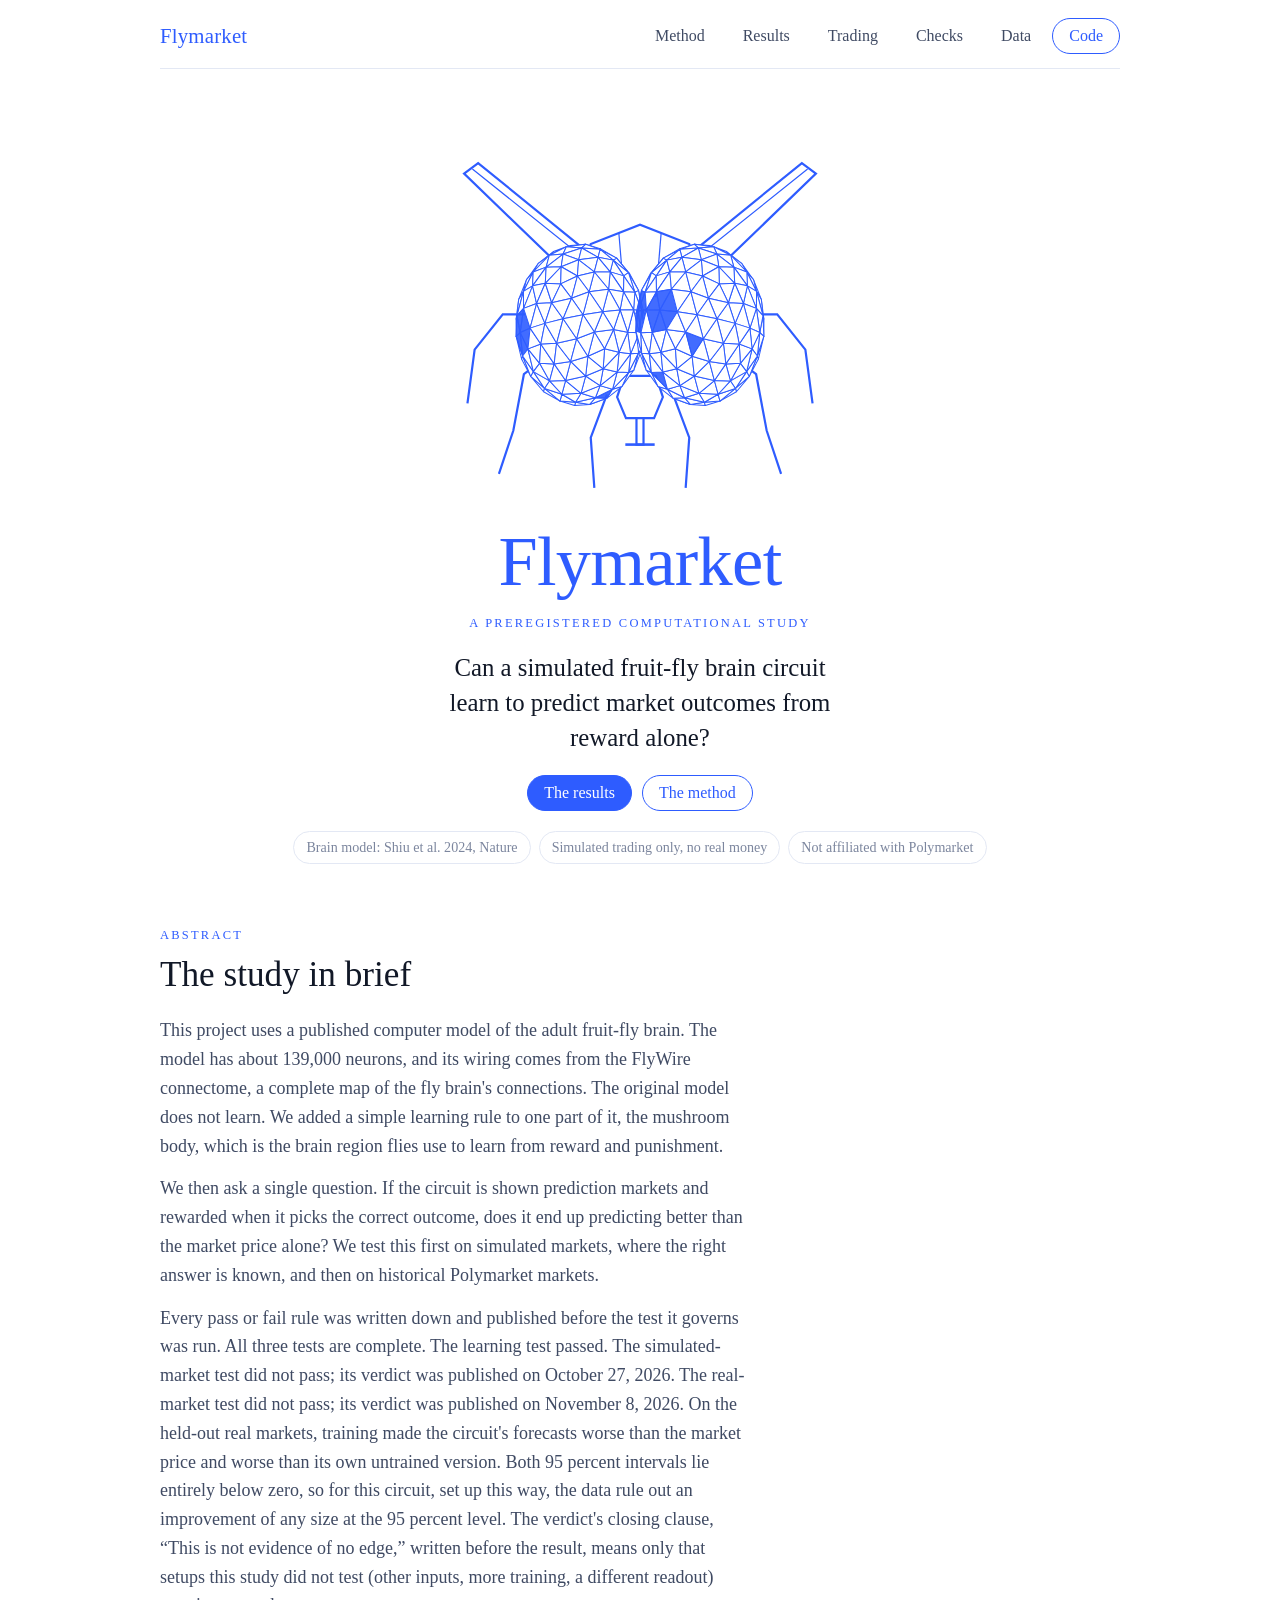
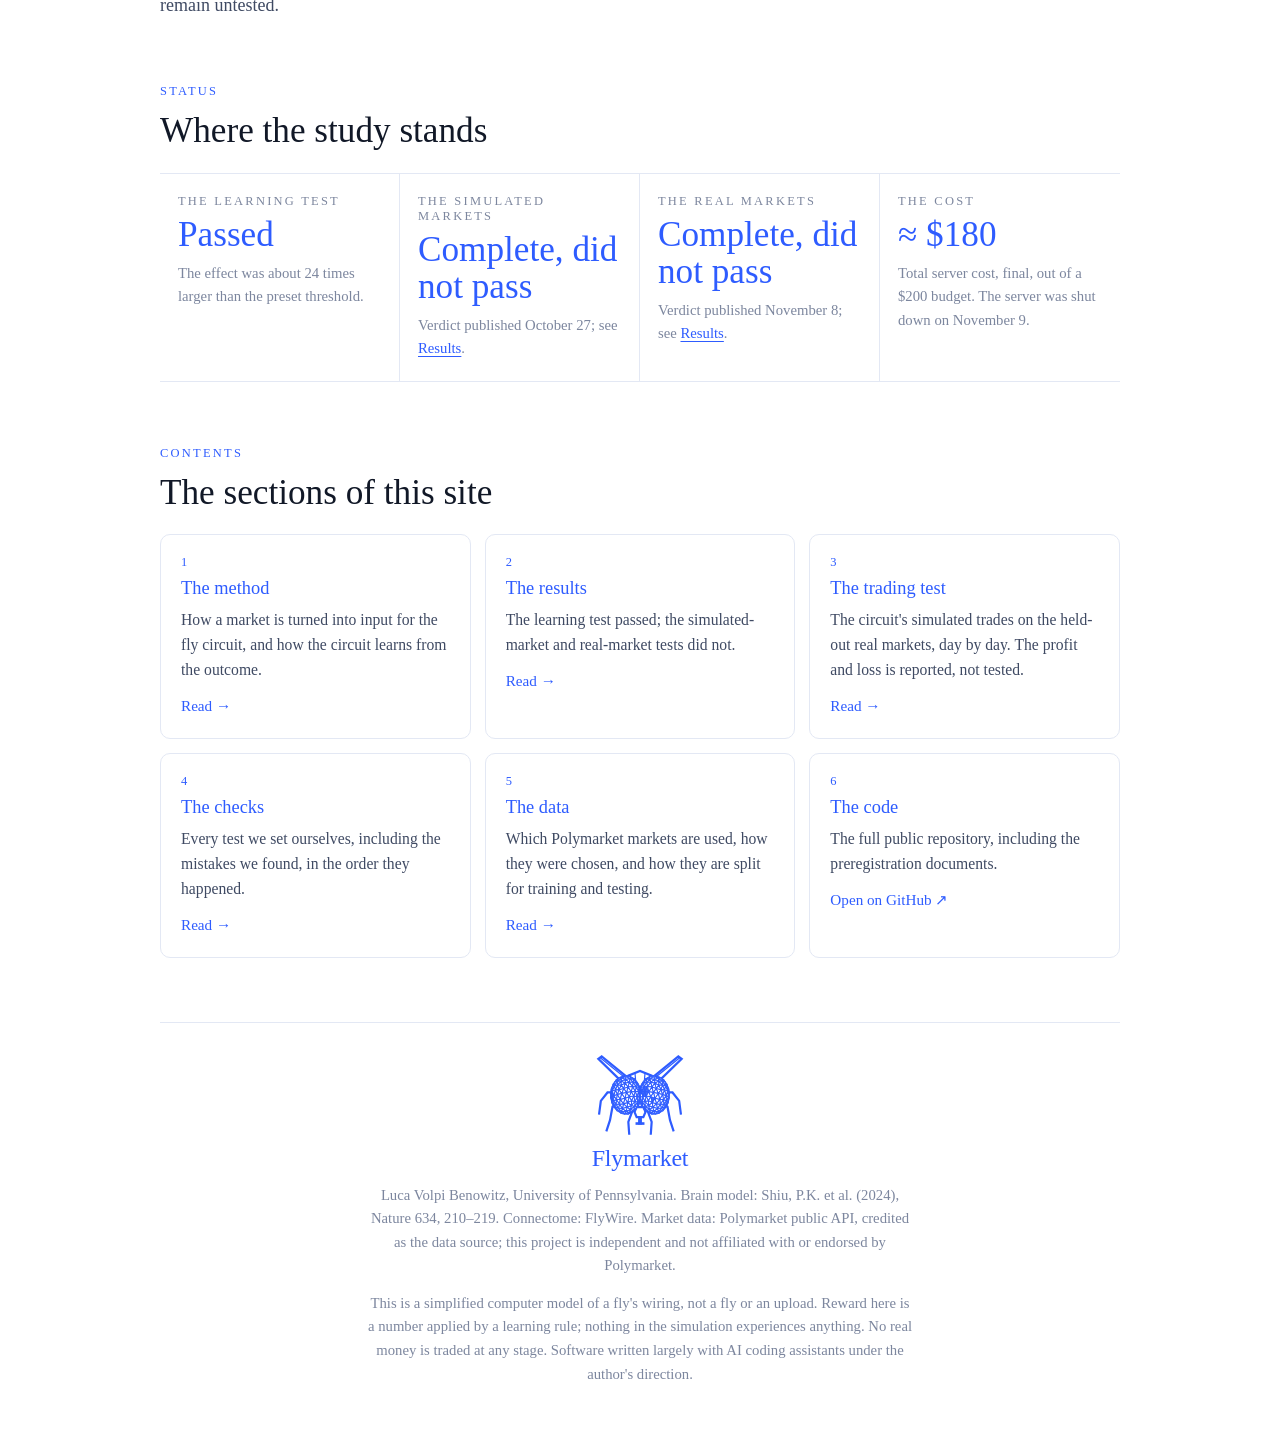
<file: index.html>
<!doctype html>
<html lang="en">
<head>
<meta charset="utf-8">
<meta name="viewport" content="width=device-width, initial-scale=1">
<meta name="claude:viewport-fit-sides" content="cover">
<title>Flymarket</title>
<link rel="stylesheet" href="style.css">
</head>
<body>
<div class="wrap">
<nav>
  <a class="brand" href="index.html">Flymarket</a>
  <div class="navlinks"><a class="btn" href="method.html">Method</a><a class="btn" href="results.html">Results</a><a class="btn" href="trading.html">Trading</a><a class="btn" href="safeguards.html">Checks</a><a class="btn" href="data.html">Data</a><a class="btn line" href="https://github.com/777LVB777/flyshi-research" target="_blank" rel="noopener">Code</a></div>
</nav>
<main>
<header class="hero">
  <div class="logo" role="img" aria-label="Flymarket logo: a line-drawn fly with geodesic wireframe compound eyes">
    <img src="fly.svg" alt="">
    <span class="word">Flymarket</span>
  </div>
  <span class="label">A preregistered computational study</span>
  <p class="lede">Can a simulated fruit-fly brain circuit learn to predict market outcomes from reward alone?</p>
  <div class="ctas"><a class="btn solid" href="results.html">The results</a><a class="btn line" href="method.html">The method</a></div>
  <div class="chips">
    <span class="chip">Brain model: Shiu et al. 2024, Nature</span>
    <span class="chip">Simulated trading only, no real money</span>
    <span class="chip">Not affiliated with Polymarket</span>
  </div>
</header>
<section>
  <div class="sechead"><span class="label">Abstract</span><h2>The study in brief</h2></div>
  <div class="prose">
    <p>This project uses a published computer model of the adult fruit-fly brain. The model has about 139,000 neurons, and its wiring comes from the FlyWire connectome, a complete map of the fly brain's connections. The original model does not learn. We added a simple learning rule to one part of it, the mushroom body, which is the brain region flies use to learn from reward and punishment.</p>
    <p>We then ask a single question. If the circuit is shown prediction markets and rewarded when it picks the correct outcome, does it end up predicting better than the market price alone? We test this first on simulated markets, where the right answer is known, and then on historical Polymarket markets.</p>
    <p>Every pass or fail rule was written down and published before the test it governs was run. All three tests are complete. The learning test passed. The simulated-market test did not pass; its verdict was published on October 27, 2026. The real-market test did not pass; its verdict was published on November 8, 2026. On the held-out real markets, training made the circuit's forecasts worse than the market price and worse than its own untrained version. Both 95 percent intervals lie entirely below zero, so for this circuit, set up this way, the data rule out an improvement of any size at the 95 percent level. The verdict's closing clause, &ldquo;This is not evidence of no edge,&rdquo; written before the result, means only that setups this study did not test (other inputs, more training, a different readout) remain untested.</p>
  </div>
</section>
<section aria-label="Project status">
  <div class="sechead"><span class="label">Status</span><h2>Where the study stands</h2></div>
  <div class="status">
    <div class="stat"><span class="label">The learning test</span><span class="v">Passed</span><span class="s">The effect was about 24 times larger than the preset threshold.</span></div>
    <div class="stat"><span class="label">The simulated markets</span><span class="v">Complete, did not pass</span><span class="s">Verdict published October 27; see <a href="results.html#simulated">Results</a>.</span></div>
    <div class="stat"><span class="label">The real markets</span><span class="v">Complete, did not pass</span><span class="s">Verdict published November 8; see <a href="results.html#real">Results</a>.</span></div>
    <div class="stat"><span class="label">The cost</span><span class="v">≈ $180</span><span class="s">Total server cost, final, out of a $200 budget. The server was shut down on November 9.</span></div>
  </div>
</section>
<section>
  <div class="sechead"><span class="label">Contents</span><h2>The sections of this site</h2></div>
  <div class="cards">
    <a class="card" href="method.html"><span class="label">1</span><h3>The method</h3><p>How a market is turned into input for the fly circuit, and how the circuit learns from the outcome.</p><span class="go">Read →</span></a>
    <a class="card" href="results.html"><span class="label">2</span><h3>The results</h3><p>The learning test passed; the simulated-market and real-market tests did not.</p><span class="go">Read →</span></a>
    <a class="card" href="trading.html"><span class="label">3</span><h3>The trading test</h3><p>The circuit's simulated trades on the held-out real markets, day by day. The profit and loss is reported, not tested.</p><span class="go">Read →</span></a>
    <a class="card" href="safeguards.html"><span class="label">4</span><h3>The checks</h3><p>Every test we set ourselves, including the mistakes we found, in the order they happened.</p><span class="go">Read →</span></a>
    <a class="card" href="data.html"><span class="label">5</span><h3>The data</h3><p>Which Polymarket markets are used, how they were chosen, and how they are split for training and testing.</p><span class="go">Read →</span></a>
    <a class="card" href="https://github.com/777LVB777/flyshi-research" target="_blank" rel="noopener"><span class="label">6</span><h3>The code</h3><p>The full public repository, including the preregistration documents.</p><span class="go">Open on GitHub ↗</span></a>
  </div>
</section>

</main>
<footer>
  <a class="logo" href="index.html"><img src="fly.svg" alt=""><span class="word">Flymarket</span></a>
  <p>Luca Volpi Benowitz, University of Pennsylvania. Brain model: Shiu, P.K. et al. (2024), Nature 634, 210–219. Connectome: FlyWire. Market data: Polymarket public API, credited as the data source; this project is independent and not affiliated with or endorsed by Polymarket.</p>
  <p>This is a simplified computer model of a fly's wiring, not a fly or an upload. Reward here is a number applied by a learning rule; nothing in the simulation experiences anything. No real money is traded at any stage. Software written largely with AI coding assistants under the author's direction.</p>
</footer>
</div>
<div class="tip" id="tip" hidden></div>
<script src="charts.js"></script>
</body>
</html>
</file>
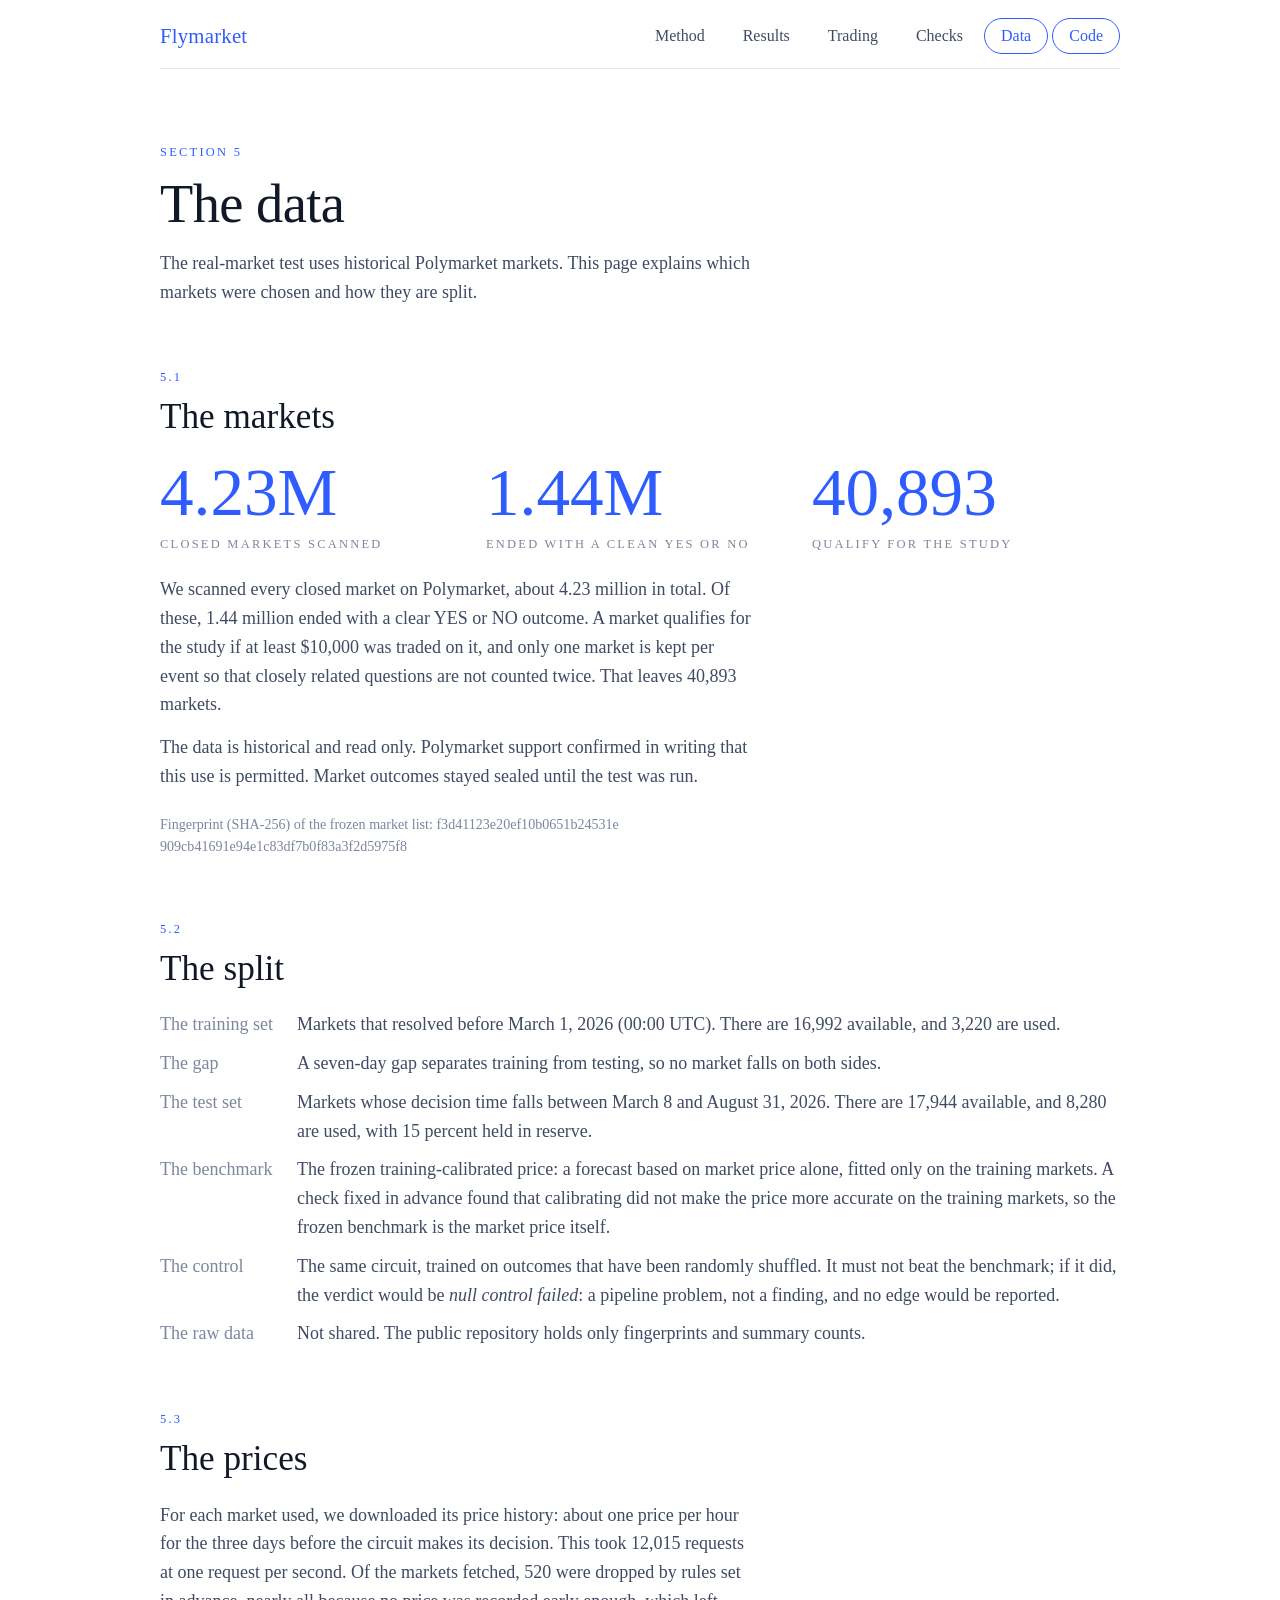
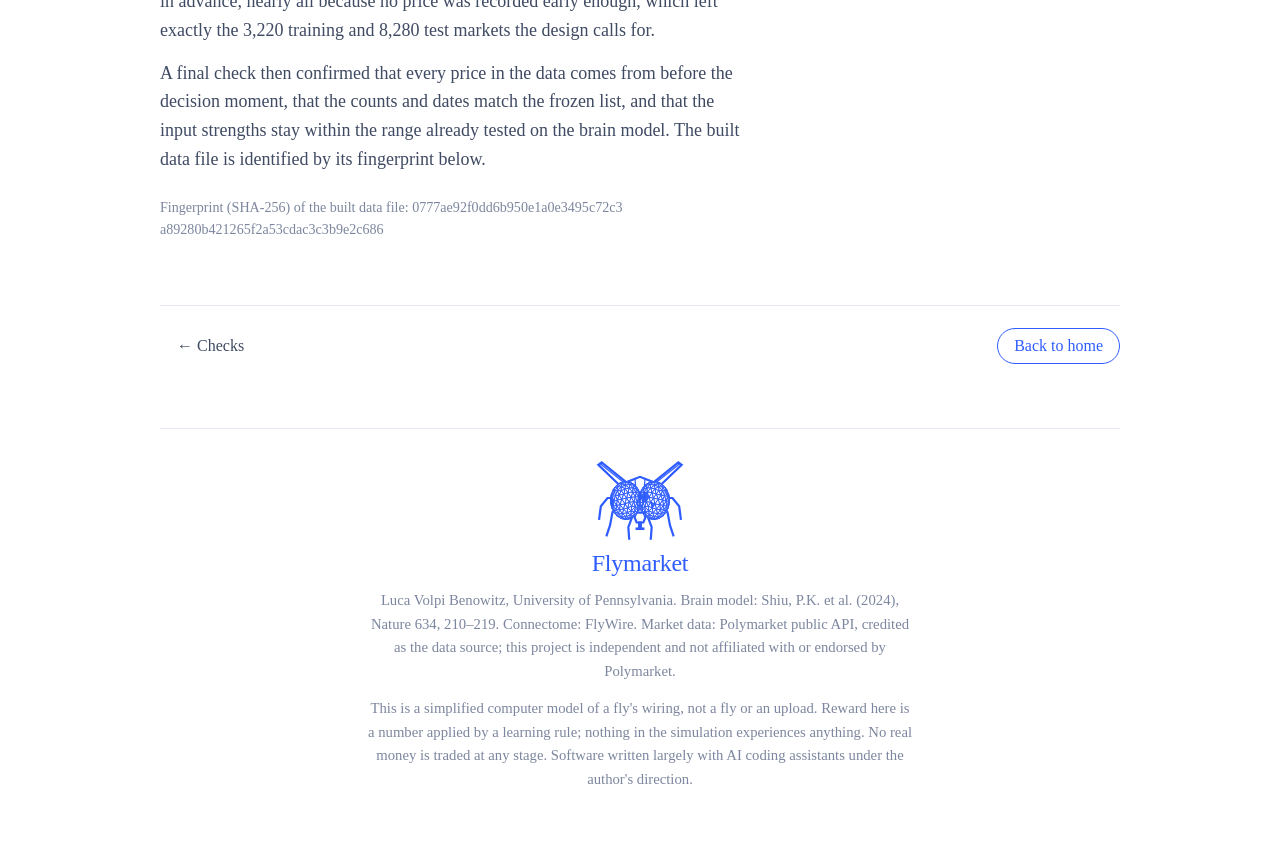
<file: data.html>
<!doctype html>
<html lang="en">
<head>
<meta charset="utf-8">
<meta name="viewport" content="width=device-width, initial-scale=1">
<meta name="claude:viewport-fit-sides" content="cover">
<title>Data · Flymarket</title>
<link rel="stylesheet" href="style.css">
</head>
<body>
<div class="wrap">
<nav>
  <a class="brand" href="index.html">Flymarket</a>
  <div class="navlinks"><a class="btn" href="method.html">Method</a><a class="btn" href="results.html">Results</a><a class="btn" href="trading.html">Trading</a><a class="btn" href="safeguards.html">Checks</a><a class="btn" href="data.html" aria-current="page">Data</a><a class="btn line" href="https://github.com/777LVB777/flyshi-research" target="_blank" rel="noopener">Code</a></div>
</nav>
<main>
<header class="pagehead"><span class="label">Section 5</span><h1>The data</h1><p>The real-market test uses historical Polymarket markets. This page explains which markets were chosen and how they are split.</p></header><section><div class="sechead"><span class="label">5.1</span><h2>The markets</h2></div>
  <div class="numrow">
    <div><span class="big">4.23M</span><span class="label">Closed markets scanned</span></div>
    <div><span class="big">1.44M</span><span class="label">Ended with a clean yes or no</span></div>
    <div><span class="big">40,893</span><span class="label">Qualify for the study</span></div>
  </div>
  <div class="prose">
    <p>We scanned every closed market on Polymarket, about 4.23 million in total. Of these, 1.44 million ended with a clear YES or NO outcome. A market qualifies for the study if at least $10,000 was traded on it, and only one market is kept per event so that closely related questions are not counted twice. That leaves 40,893 markets.</p>
    <p>The data is historical and read only. Polymarket support confirmed in writing that this use is permitted. Market outcomes stayed sealed until the test was run.</p>
  </div>
  <p class="hash">Fingerprint (SHA-256) of the frozen market list: f3d41123e20ef10b0651b24531e909cb41691e94e1c83df7b0f83a3f2d5975f8</p></section><section><div class="sechead"><span class="label">5.2</span><h2>The split</h2></div>
  <dl class="facts">
    <dt>The training set</dt><dd>Markets that resolved before March 1, 2026 (00:00 UTC). There are 16,992 available, and 3,220 are used.</dd>
    <dt>The gap</dt><dd>A seven-day gap separates training from testing, so no market falls on both sides.</dd>
    <dt>The test set</dt><dd>Markets whose decision time falls between March 8 and August 31, 2026. There are 17,944 available, and 8,280 are used, with 15 percent held in reserve.</dd>
    <dt>The benchmark</dt><dd>The frozen training-calibrated price: a forecast based on market price alone, fitted only on the training markets. A check fixed in advance found that calibrating did not make the price more accurate on the training markets, so the frozen benchmark is the market price itself.</dd>
    <dt>The control</dt><dd>The same circuit, trained on outcomes that have been randomly shuffled. It must not beat the benchmark; if it did, the verdict would be <em>null control failed</em>: a pipeline problem, not a finding, and no edge would be reported.</dd>
    <dt>The raw data</dt><dd>Not shared. The public repository holds only fingerprints and summary counts.</dd>
  </dl></section><section><div class="sechead"><span class="label">5.3</span><h2>The prices</h2></div>
  <div class="prose">
    <p>For each market used, we downloaded its price history: about one price per hour for the three days before the circuit makes its decision. This took 12,015 requests at one request per second. Of the markets fetched, 520 were dropped by rules set in advance, nearly all because no price was recorded early enough, which left exactly the 3,220 training and 8,280 test markets the design calls for.</p>
    <p>A final check then confirmed that every price in the data comes from before the decision moment, that the counts and dates match the frozen list, and that the input strengths stay within the range already tested on the brain model. The built data file is identified by its fingerprint below.</p>
  </div>
  <p class="hash">Fingerprint (SHA-256) of the built data file: 0777ae92f0dd6b950e1a0e3495c72c3a89280b421265f2a53cdac3c3b9e2c686</p></section>
<div class="pager"><a class="btn" href="safeguards.html">← Checks</a><a class="btn line" href="index.html">Back to home</a></div>
</main>
<footer>
  <a class="logo" href="index.html"><img src="fly.svg" alt=""><span class="word">Flymarket</span></a>
  <p>Luca Volpi Benowitz, University of Pennsylvania. Brain model: Shiu, P.K. et al. (2024), Nature 634, 210–219. Connectome: FlyWire. Market data: Polymarket public API, credited as the data source; this project is independent and not affiliated with or endorsed by Polymarket.</p>
  <p>This is a simplified computer model of a fly's wiring, not a fly or an upload. Reward here is a number applied by a learning rule; nothing in the simulation experiences anything. No real money is traded at any stage. Software written largely with AI coding assistants under the author's direction.</p>
</footer>
</div>
<div class="tip" id="tip" hidden></div>
<script src="charts.js"></script>
</body>
</html>
</file>
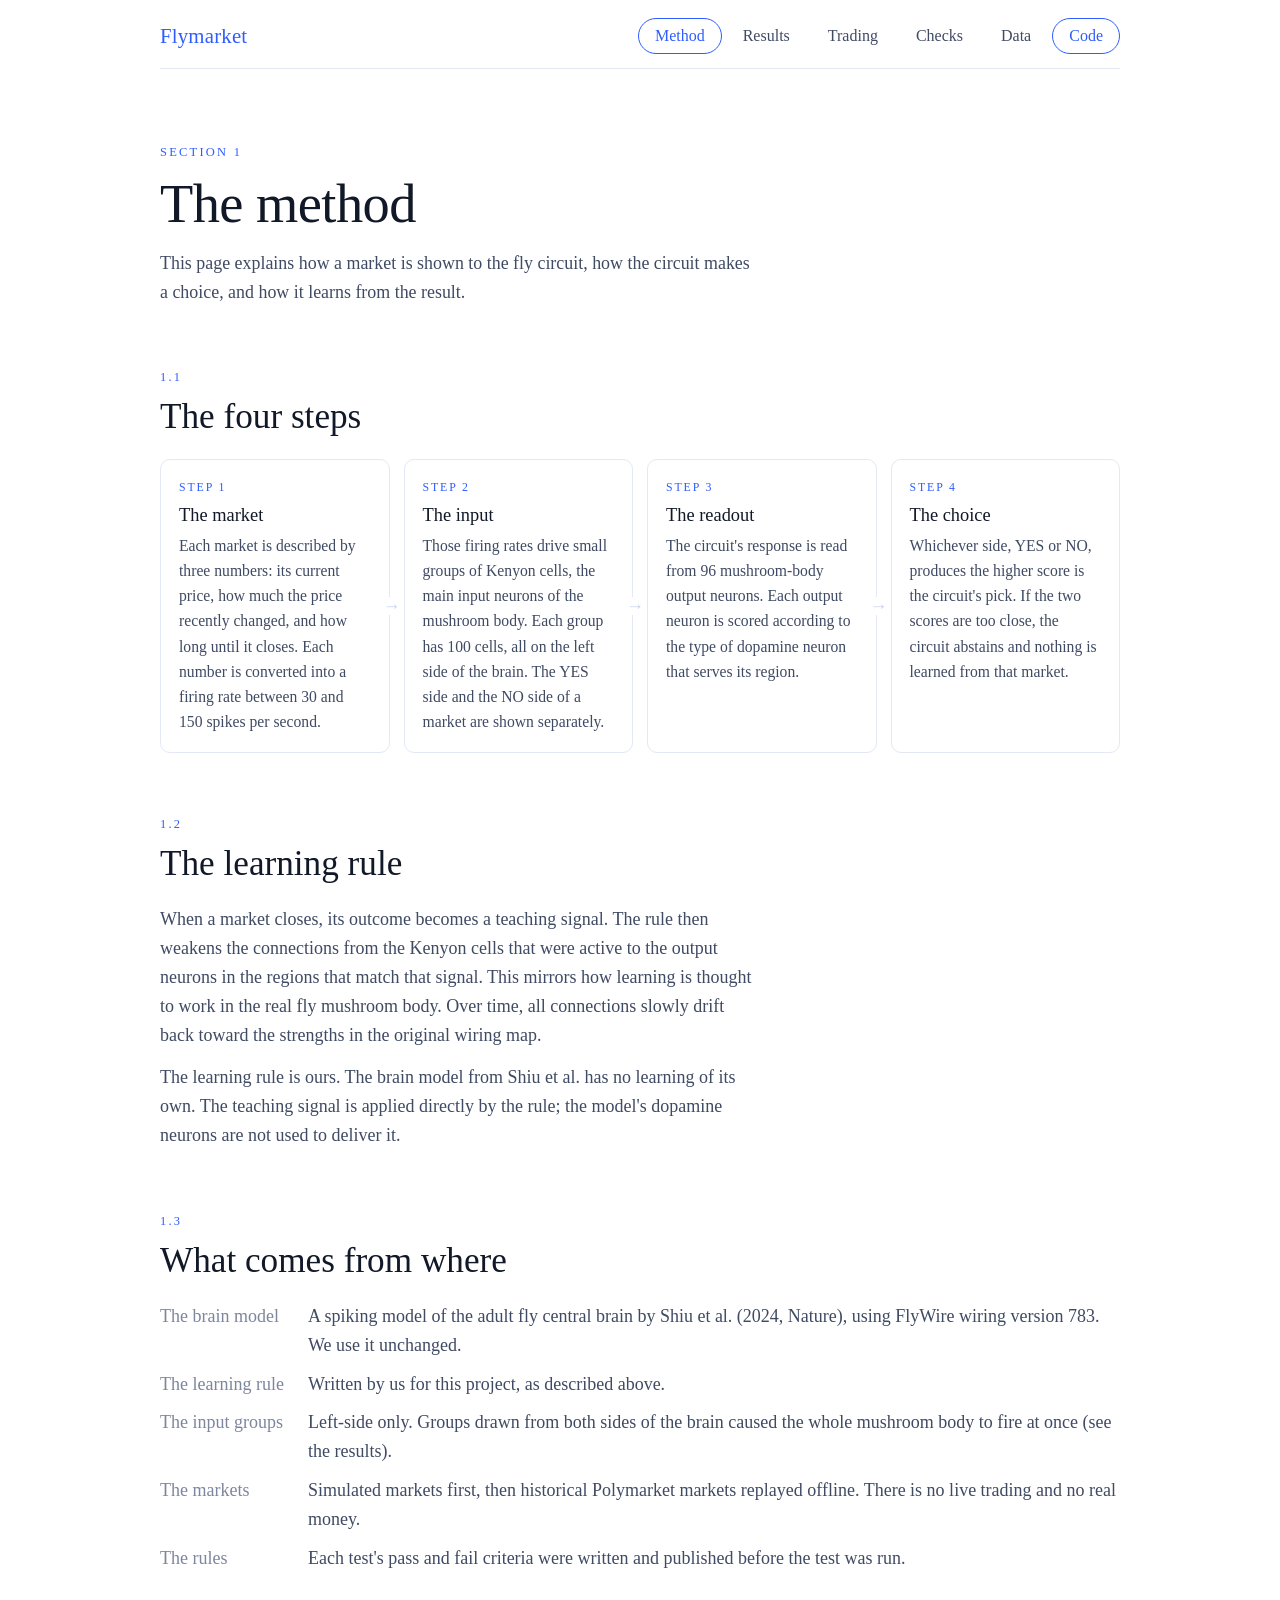
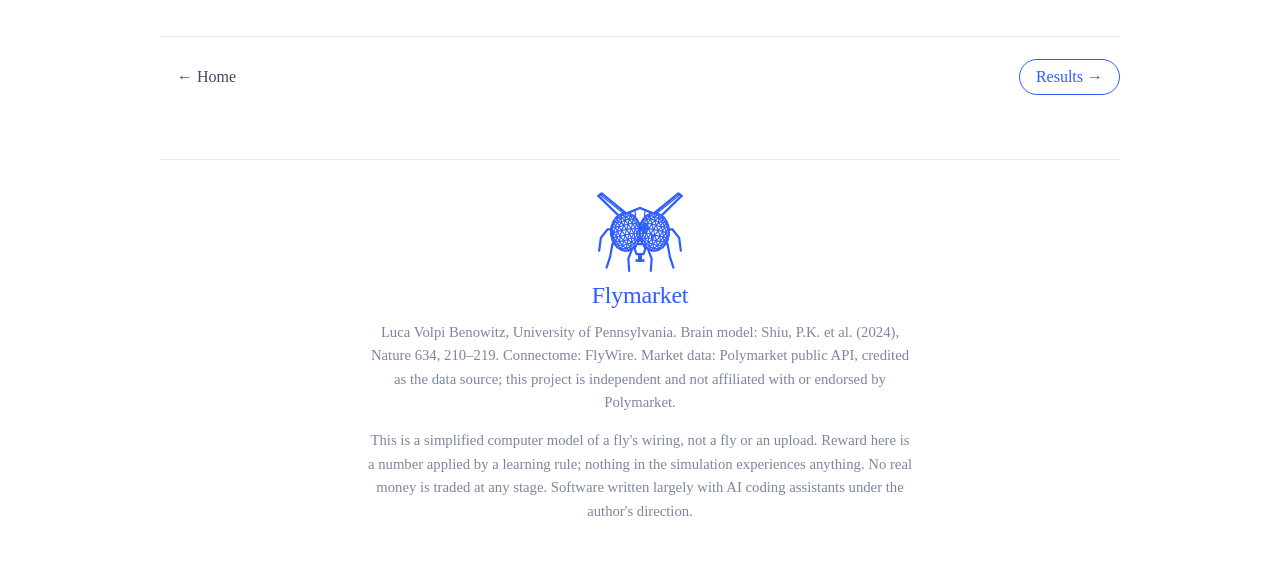
<file: method.html>
<!doctype html>
<html lang="en">
<head>
<meta charset="utf-8">
<meta name="viewport" content="width=device-width, initial-scale=1">
<meta name="claude:viewport-fit-sides" content="cover">
<title>Method · Flymarket</title>
<link rel="stylesheet" href="style.css">
</head>
<body>
<div class="wrap">
<nav>
  <a class="brand" href="index.html">Flymarket</a>
  <div class="navlinks"><a class="btn" href="method.html" aria-current="page">Method</a><a class="btn" href="results.html">Results</a><a class="btn" href="trading.html">Trading</a><a class="btn" href="safeguards.html">Checks</a><a class="btn" href="data.html">Data</a><a class="btn line" href="https://github.com/777LVB777/flyshi-research" target="_blank" rel="noopener">Code</a></div>
</nav>
<main>
<header class="pagehead"><span class="label">Section 1</span><h1>The method</h1><p>This page explains how a market is shown to the fly circuit, how the circuit makes a choice, and how it learns from the result.</p></header><section><div class="sechead"><span class="label">1.1</span><h2>The four steps</h2></div>
  <div class="flow">
    <div class="node"><span class="k">Step 1</span><h3>The market</h3><p>Each market is described by three numbers: its current price, how much the price recently changed, and how long until it closes. Each number is converted into a firing rate between 30 and 150 spikes per second.</p></div>
    <div class="node"><span class="k">Step 2</span><h3>The input</h3><p>Those firing rates drive small groups of Kenyon cells, the main input neurons of the mushroom body. Each group has 100 cells, all on the left side of the brain. The YES side and the NO side of a market are shown separately.</p></div>
    <div class="node"><span class="k">Step 3</span><h3>The readout</h3><p>The circuit's response is read from 96 mushroom-body output neurons. Each output neuron is scored according to the type of dopamine neuron that serves its region.</p></div>
    <div class="node"><span class="k">Step 4</span><h3>The choice</h3><p>Whichever side, YES or NO, produces the higher score is the circuit's pick. If the two scores are too close, the circuit abstains and nothing is learned from that market.</p></div>
  </div></section><section><div class="sechead"><span class="label">1.2</span><h2>The learning rule</h2></div>
  <div class="prose">
    <p>When a market closes, its outcome becomes a teaching signal. The rule then weakens the connections from the Kenyon cells that were active to the output neurons in the regions that match that signal. This mirrors how learning is thought to work in the real fly mushroom body. Over time, all connections slowly drift back toward the strengths in the original wiring map.</p>
    <p>The learning rule is ours. The brain model from Shiu et al. has no learning of its own. The teaching signal is applied directly by the rule; the model's dopamine neurons are not used to deliver it.</p>
  </div></section><section><div class="sechead"><span class="label">1.3</span><h2>What comes from where</h2></div>
  <dl class="facts">
    <dt>The brain model</dt><dd>A spiking model of the adult fly central brain by Shiu et al. (2024, Nature), using FlyWire wiring version 783. We use it unchanged.</dd>
    <dt>The learning rule</dt><dd>Written by us for this project, as described above.</dd>
    <dt>The input groups</dt><dd>Left-side only. Groups drawn from both sides of the brain caused the whole mushroom body to fire at once (see the results).</dd>
    <dt>The markets</dt><dd>Simulated markets first, then historical Polymarket markets replayed offline. There is no live trading and no real money.</dd>
    <dt>The rules</dt><dd>Each test's pass and fail criteria were written and published before the test was run.</dd>
  </dl></section>
<div class="pager"><a class="btn" href="index.html">← Home</a><a class="btn line" href="results.html">Results →</a></div>
</main>
<footer>
  <a class="logo" href="index.html"><img src="fly.svg" alt=""><span class="word">Flymarket</span></a>
  <p>Luca Volpi Benowitz, University of Pennsylvania. Brain model: Shiu, P.K. et al. (2024), Nature 634, 210–219. Connectome: FlyWire. Market data: Polymarket public API, credited as the data source; this project is independent and not affiliated with or endorsed by Polymarket.</p>
  <p>This is a simplified computer model of a fly's wiring, not a fly or an upload. Reward here is a number applied by a learning rule; nothing in the simulation experiences anything. No real money is traded at any stage. Software written largely with AI coding assistants under the author's direction.</p>
</footer>
</div>
<div class="tip" id="tip" hidden></div>
<script src="charts.js"></script>
</body>
</html>
</file>
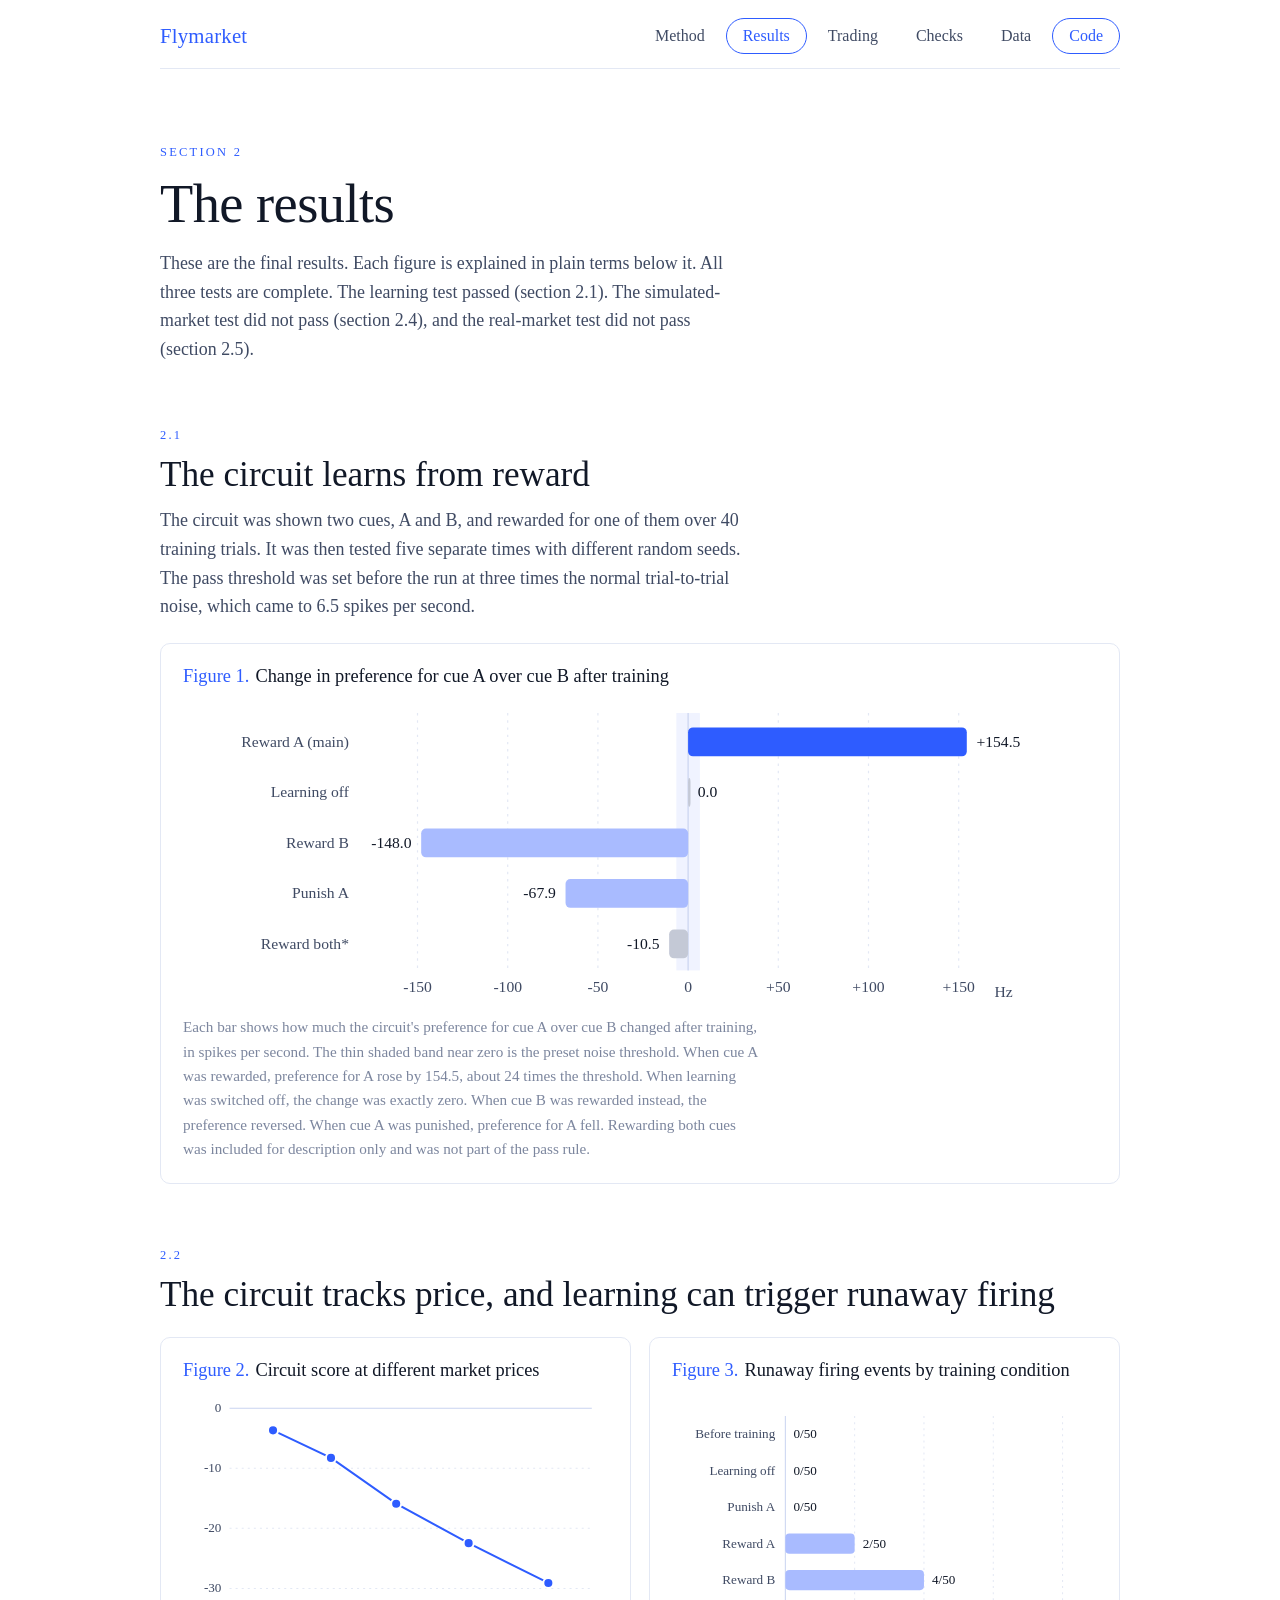
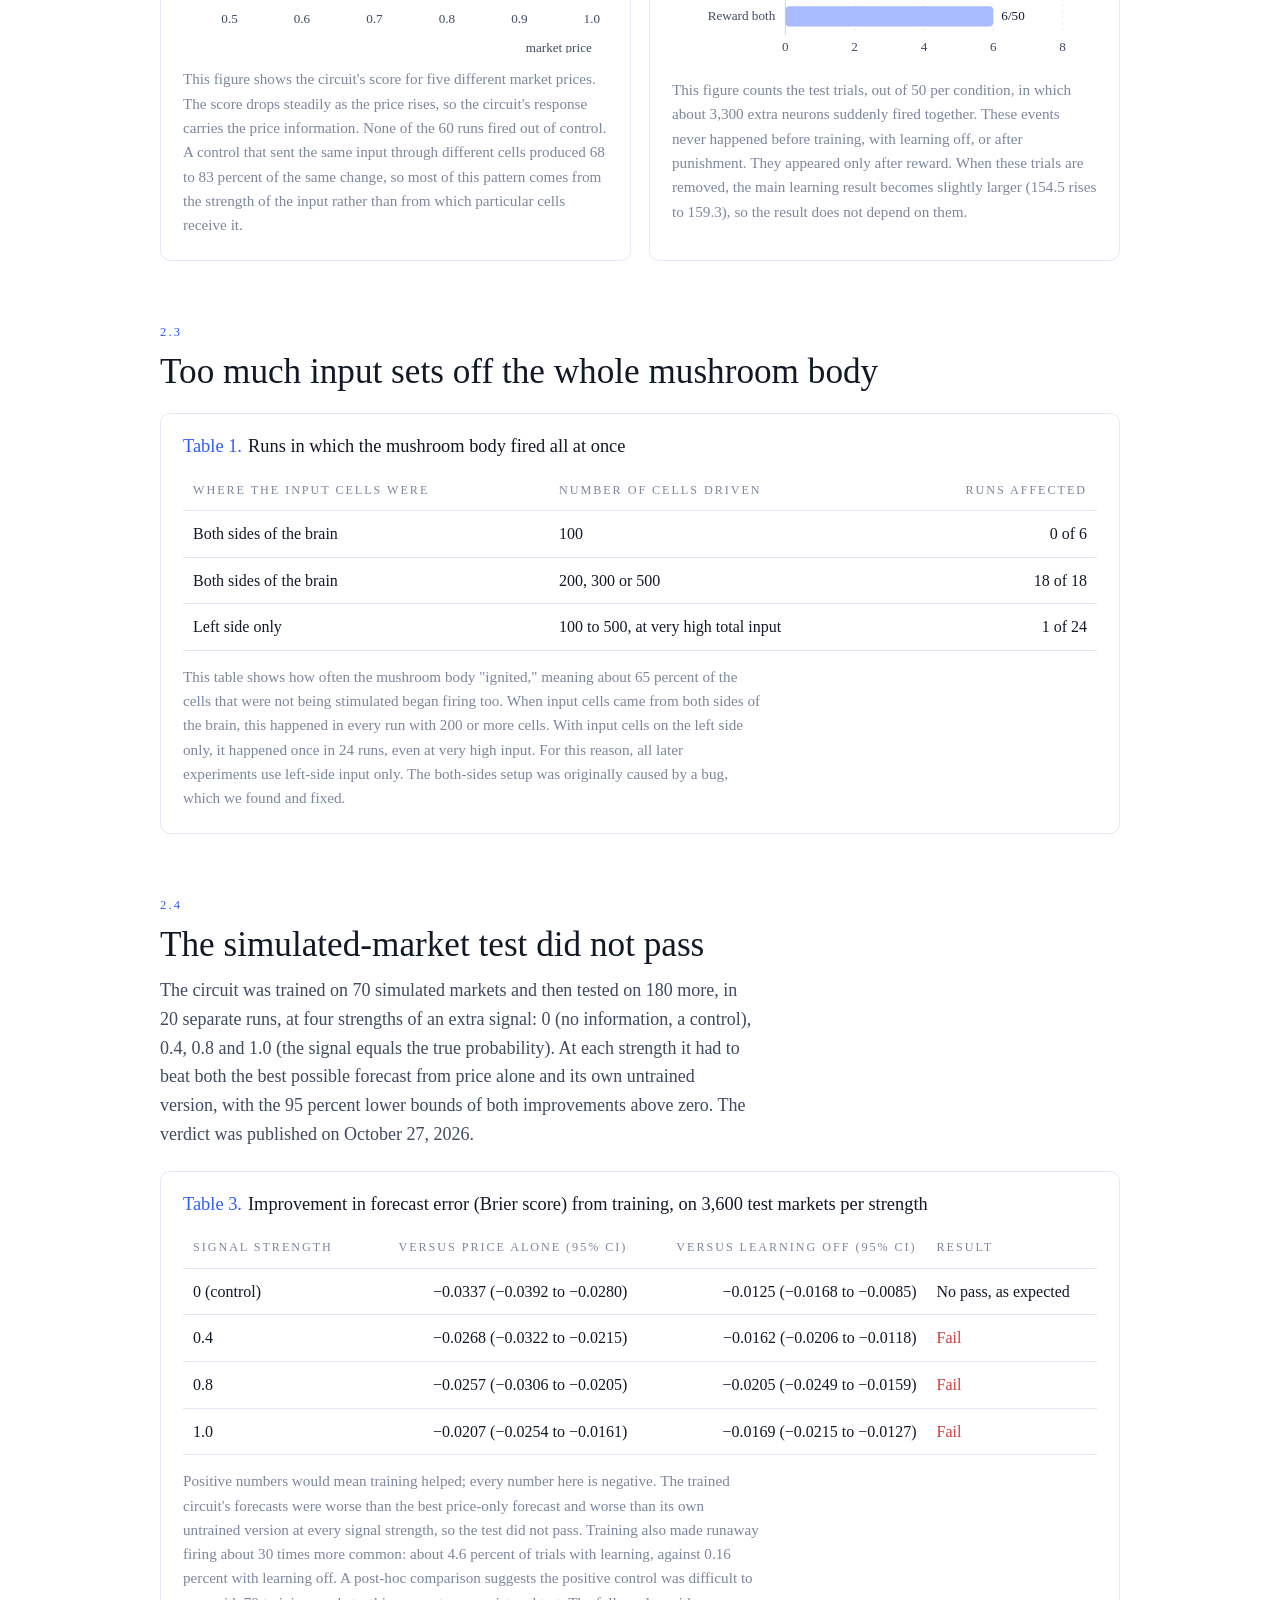
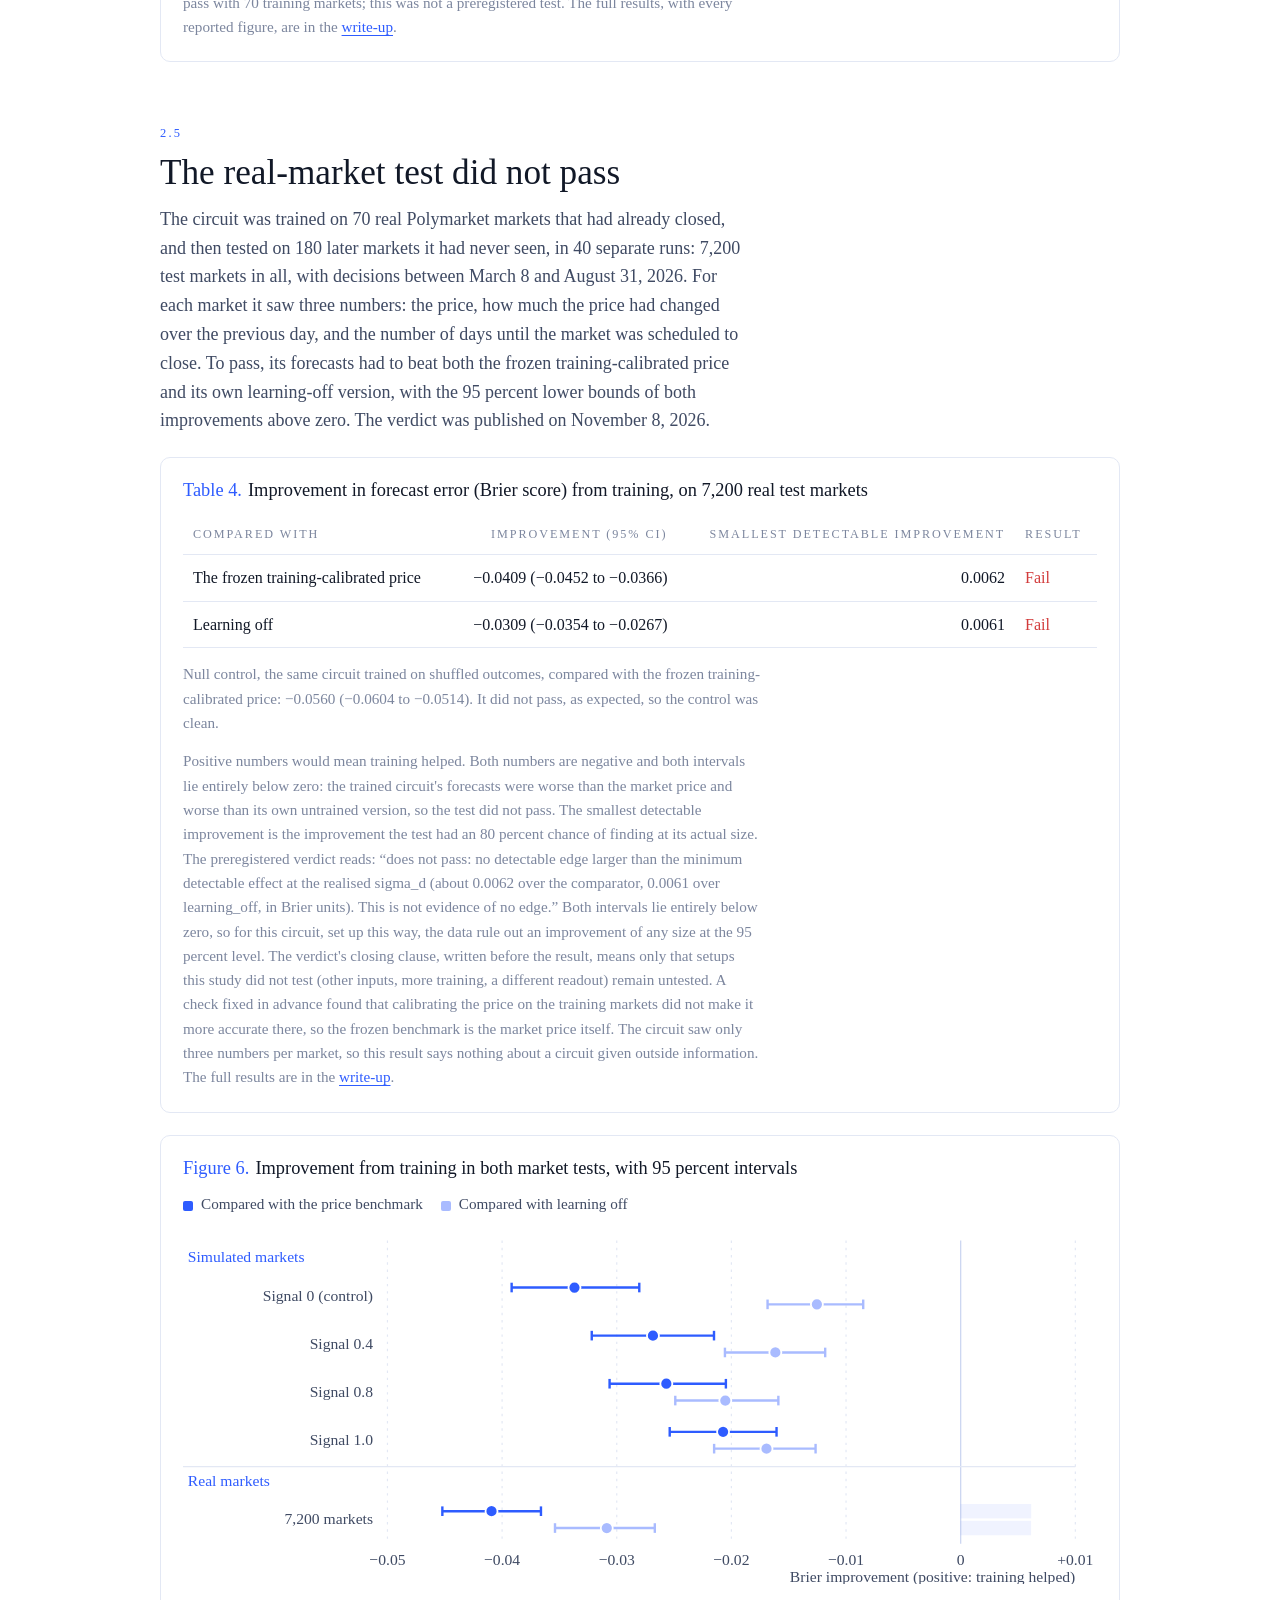
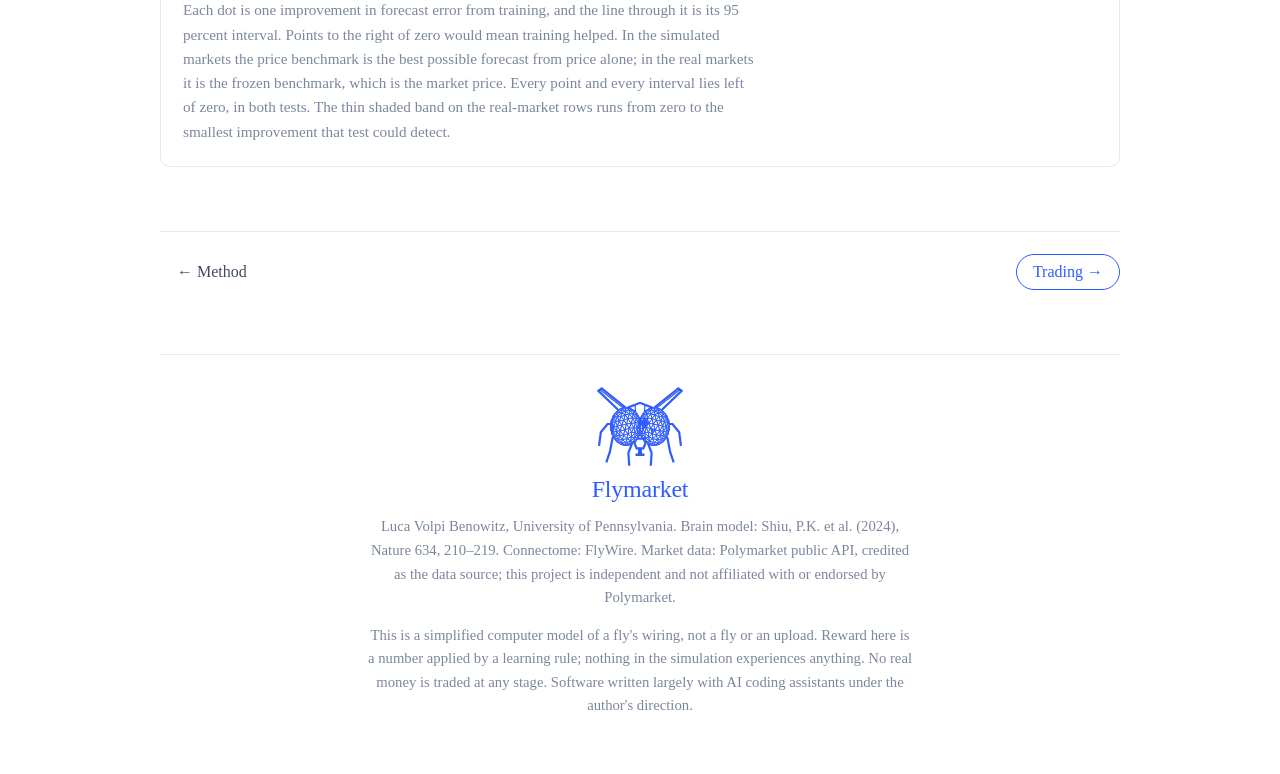
<file: results.html>
<!doctype html>
<html lang="en">
<head>
<meta charset="utf-8">
<meta name="viewport" content="width=device-width, initial-scale=1">
<meta name="claude:viewport-fit-sides" content="cover">
<title>Results · Flymarket</title>
<link rel="stylesheet" href="style.css">
</head>
<body>
<div class="wrap">
<nav>
  <a class="brand" href="index.html">Flymarket</a>
  <div class="navlinks"><a class="btn" href="method.html">Method</a><a class="btn" href="results.html" aria-current="page">Results</a><a class="btn" href="trading.html">Trading</a><a class="btn" href="safeguards.html">Checks</a><a class="btn" href="data.html">Data</a><a class="btn line" href="https://github.com/777LVB777/flyshi-research" target="_blank" rel="noopener">Code</a></div>
</nav>
<main>
<header class="pagehead"><span class="label">Section 2</span><h1>The results</h1><p>These are the final results. Each figure is explained in plain terms below it. All three tests are complete. The learning test passed (section 2.1). The simulated-market test did not pass (section 2.4), and the real-market test did not pass (section 2.5).</p></header>
<section>
  <div class="sechead"><span class="label">2.1</span><h2>The circuit learns from reward</h2>
  <p>The circuit was shown two cues, A and B, and rewarded for one of them over 40 training trials. It was then tested five separate times with different random seeds. The pass threshold was set before the run at three times the normal trial-to-trial noise, which came to 6.5 spikes per second.</p></div>
  <div class="fig">
    <h3><span class="n">Figure 1.</span>Change in preference for cue A over cue B after training</h3>
    <div class="chart" id="c-learn"></div>
    <p class="cap">Each bar shows how much the circuit's preference for cue A over cue B changed after training, in spikes per second. The thin shaded band near zero is the preset noise threshold. When cue A was rewarded, preference for A rose by 154.5, about 24 times the threshold. When learning was switched off, the change was exactly zero. When cue B was rewarded instead, the preference reversed. When cue A was punished, preference for A fell. Rewarding both cues was included for description only and was not part of the pass rule.</p>
  </div>
</section>
<section>
  <div class="sechead"><span class="label">2.2</span><h2>The circuit tracks price, and learning can trigger runaway firing</h2></div>
  <div class="figs">
    <div class="fig">
      <h3><span class="n">Figure 2.</span>Circuit score at different market prices</h3>
      <div class="chart" id="c-grade"></div>
      <p class="cap">This figure shows the circuit's score for five different market prices. The score drops steadily as the price rises, so the circuit's response carries the price information. None of the 60 runs fired out of control. A control that sent the same input through different cells produced 68 to 83 percent of the same change, so most of this pattern comes from the strength of the input rather than from which particular cells receive it.</p>
    </div>
    <div class="fig">
      <h3><span class="n">Figure 3.</span>Runaway firing events by training condition</h3>
      <div class="chart" id="c-casc"></div>
      <p class="cap">This figure counts the test trials, out of 50 per condition, in which about 3,300 extra neurons suddenly fired together. These events never happened before training, with learning off, or after punishment. They appeared only after reward. When these trials are removed, the main learning result becomes slightly larger (154.5 rises to 159.3), so the result does not depend on them.</p>
    </div>
  </div>
</section>
<section>
  <div class="sechead"><span class="label">2.3</span><h2>Too much input sets off the whole mushroom body</h2></div>
  <div class="fig">
    <h3><span class="n">Table 1.</span>Runs in which the mushroom body fired all at once</h3>
    <div class="tablewrap"><table>
      <thead><tr><th>Where the input cells were</th><th>Number of cells driven</th><th class="n">Runs affected</th></tr></thead>
      <tbody>
        <tr><td>Both sides of the brain</td><td>100</td><td class="n">0 of 6</td></tr>
        <tr><td>Both sides of the brain</td><td>200, 300 or 500</td><td class="n">18 of 18</td></tr>
        <tr><td>Left side only</td><td>100 to 500, at very high total input</td><td class="n">1 of 24</td></tr>
      </tbody></table></div>
    <p class="cap">This table shows how often the mushroom body "ignited," meaning about 65 percent of the cells that were not being stimulated began firing too. When input cells came from both sides of the brain, this happened in every run with 200 or more cells. With input cells on the left side only, it happened once in 24 runs, even at very high input. For this reason, all later experiments use left-side input only. The both-sides setup was originally caused by a bug, which we found and fixed.</p>
  </div>
</section>
<section id="simulated">
  <div class="sechead"><span class="label">2.4</span><h2>The simulated-market test did not pass</h2>
  <p>The circuit was trained on 70 simulated markets and then tested on 180 more, in 20 separate runs, at four strengths of an extra signal: 0 (no information, a control), 0.4, 0.8 and 1.0 (the signal equals the true probability). At each strength it had to beat both the best possible forecast from price alone and its own untrained version, with the 95 percent lower bounds of both improvements above zero. The verdict was published on October 27, 2026.</p></div>
  <div class="fig">
    <h3><span class="n">Table 3.</span>Improvement in forecast error (Brier score) from training, on 3,600 test markets per strength</h3>
    <div class="tablewrap"><table>
      <thead><tr><th>Signal strength</th><th class="n">Versus price alone (95% CI)</th><th class="n">Versus learning off (95% CI)</th><th>Result</th></tr></thead>
      <tbody id="t3"></tbody></table></div>
    <p class="cap">Positive numbers would mean training helped; every number here is negative. The trained circuit's forecasts were worse than the best price-only forecast and worse than its own untrained version at every signal strength, so the test did not pass. Training also made runaway firing about 30 times more common: about 4.6 percent of trials with learning, against 0.16 percent with learning off. A post-hoc comparison suggests the positive control was difficult to pass with 70 training markets; this was not a preregistered test. The full results, with every reported figure, are in the <a href="https://github.com/777LVB777/flyshi-research/blob/main/docs/design/synthetic-market-experiment.md#results" target="_blank" rel="noopener">write-up</a>.</p>
  </div>
</section>
<section id="real">
  <div class="sechead"><span class="label">2.5</span><h2>The real-market test did not pass</h2>
  <p>The circuit was trained on 70 real Polymarket markets that had already closed, and then tested on 180 later markets it had never seen, in 40 separate runs: <span data-r="phase2.n_test_markets" data-f="int">–</span> test markets in all, with decisions between March 8 and August 31, 2026. For each market it saw three numbers: the price, how much the price had changed over the previous day, and the number of days until the market was scheduled to close. To pass, its forecasts had to beat both the frozen training-calibrated price and its own learning-off version, with the 95 percent lower bounds of both improvements above zero. The verdict was published on November 8, 2026.</p></div>
  <div class="fig">
    <h3><span class="n">Table 4.</span>Improvement in forecast error (Brier score) from training, on <span data-r="phase2.n_test_markets" data-f="int">–</span> real test markets</h3>
    <div class="tablewrap"><table>
      <thead><tr><th>Compared with</th><th class="n">Improvement (95% CI)</th><th class="n">Smallest detectable improvement</th><th>Result</th></tr></thead>
      <tbody id="t4"></tbody></table></div>
    <p class="cap" id="t4-null">–</p>
    <p class="cap">Positive numbers would mean training helped. Both numbers are negative and both intervals lie entirely below zero: the trained circuit's forecasts were worse than the market price and worse than its own untrained version, so the test did not pass. The smallest detectable improvement is the improvement the test had an 80 percent chance of finding at its actual size. The preregistered verdict reads: <q data-r="phase2.reading" data-f="text">–</q> Both intervals lie entirely below zero, so for this circuit, set up this way, the data rule out an improvement of any size at the 95 percent level. The verdict's closing clause, written before the result, means only that setups this study did not test (other inputs, more training, a different readout) remain untested. A check fixed in advance found that calibrating the price on the training markets did not make it more accurate there, so the frozen benchmark is the market price itself. The circuit saw only three numbers per market, so this result says nothing about a circuit given outside information. The full results are in the <a href="https://github.com/777LVB777/flyshi-research/blob/main/docs/design/phase2-preregistration.md#phase-2-results-written-2026-11-12-after-the-verdict" target="_blank" rel="noopener">write-up</a>.</p>
  </div>
  <div class="fig">
    <h3><span class="n">Figure 6.</span>Improvement from training in both market tests, with 95 percent intervals</h3>
    <div class="legend"><span class="sw" style="--c:var(--blue)">Compared with the price benchmark</span><span class="sw" style="--c:var(--blue2)">Compared with learning off</span></div>
    <div class="chart" id="c-brier"></div>
    <p class="cap">Each dot is one improvement in forecast error from training, and the line through it is its 95 percent interval. Points to the right of zero would mean training helped. In the simulated markets the price benchmark is the best possible forecast from price alone; in the real markets it is the frozen benchmark, which is the market price. Every point and every interval lies left of zero, in both tests. The thin shaded band on the real-market rows runs from zero to the smallest improvement that test could detect.</p>
  </div>
</section>
<div class="pager"><a class="btn" href="method.html">← Method</a><a class="btn line" href="trading.html">Trading →</a></div>
</main>
<footer>
  <a class="logo" href="index.html"><img src="fly.svg" alt=""><span class="word">Flymarket</span></a>
  <p>Luca Volpi Benowitz, University of Pennsylvania. Brain model: Shiu, P.K. et al. (2024), Nature 634, 210–219. Connectome: FlyWire. Market data: Polymarket public API, credited as the data source; this project is independent and not affiliated with or endorsed by Polymarket.</p>
  <p>This is a simplified computer model of a fly's wiring, not a fly or an upload. Reward here is a number applied by a learning rule; nothing in the simulation experiences anything. No real money is traded at any stage. Software written largely with AI coding assistants under the author's direction.</p>
</footer>
</div>
<div class="tip" id="tip" hidden></div>
<script src="charts.js"></script>
</body>
</html>
</file>
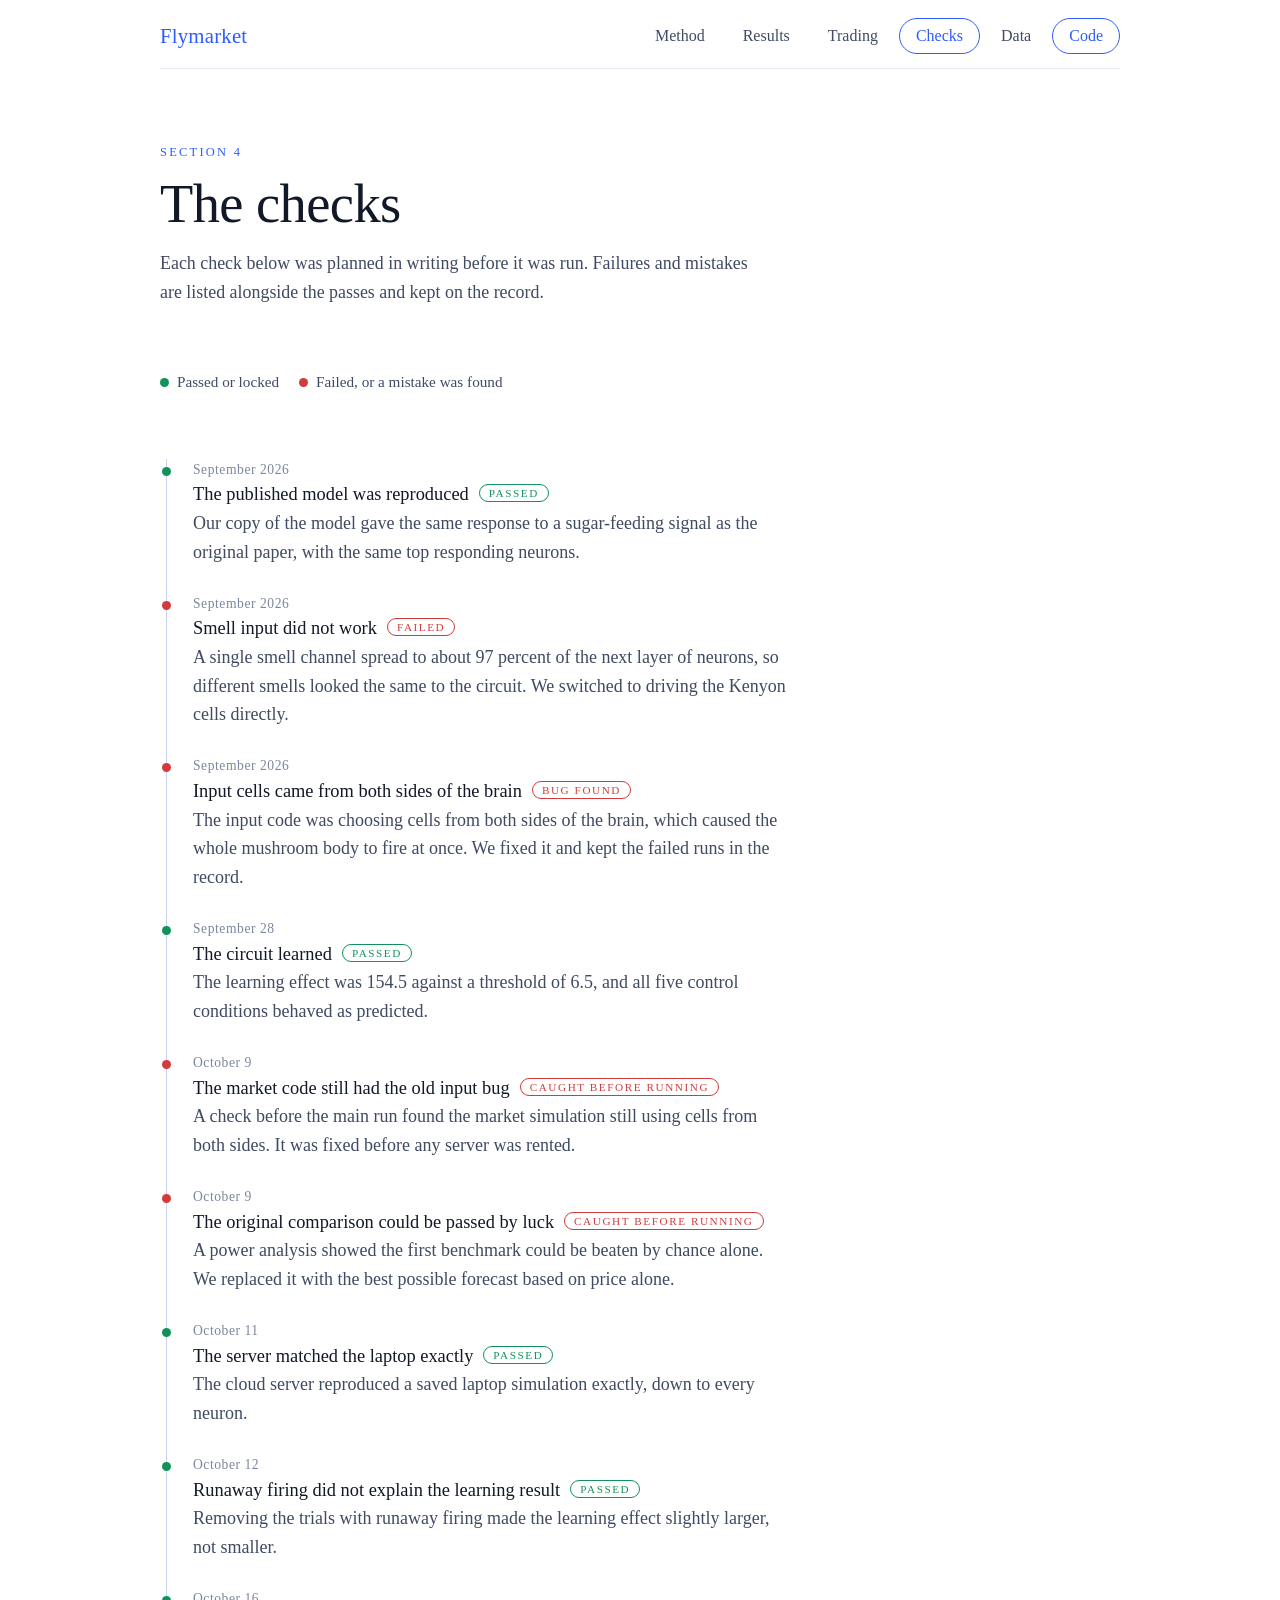
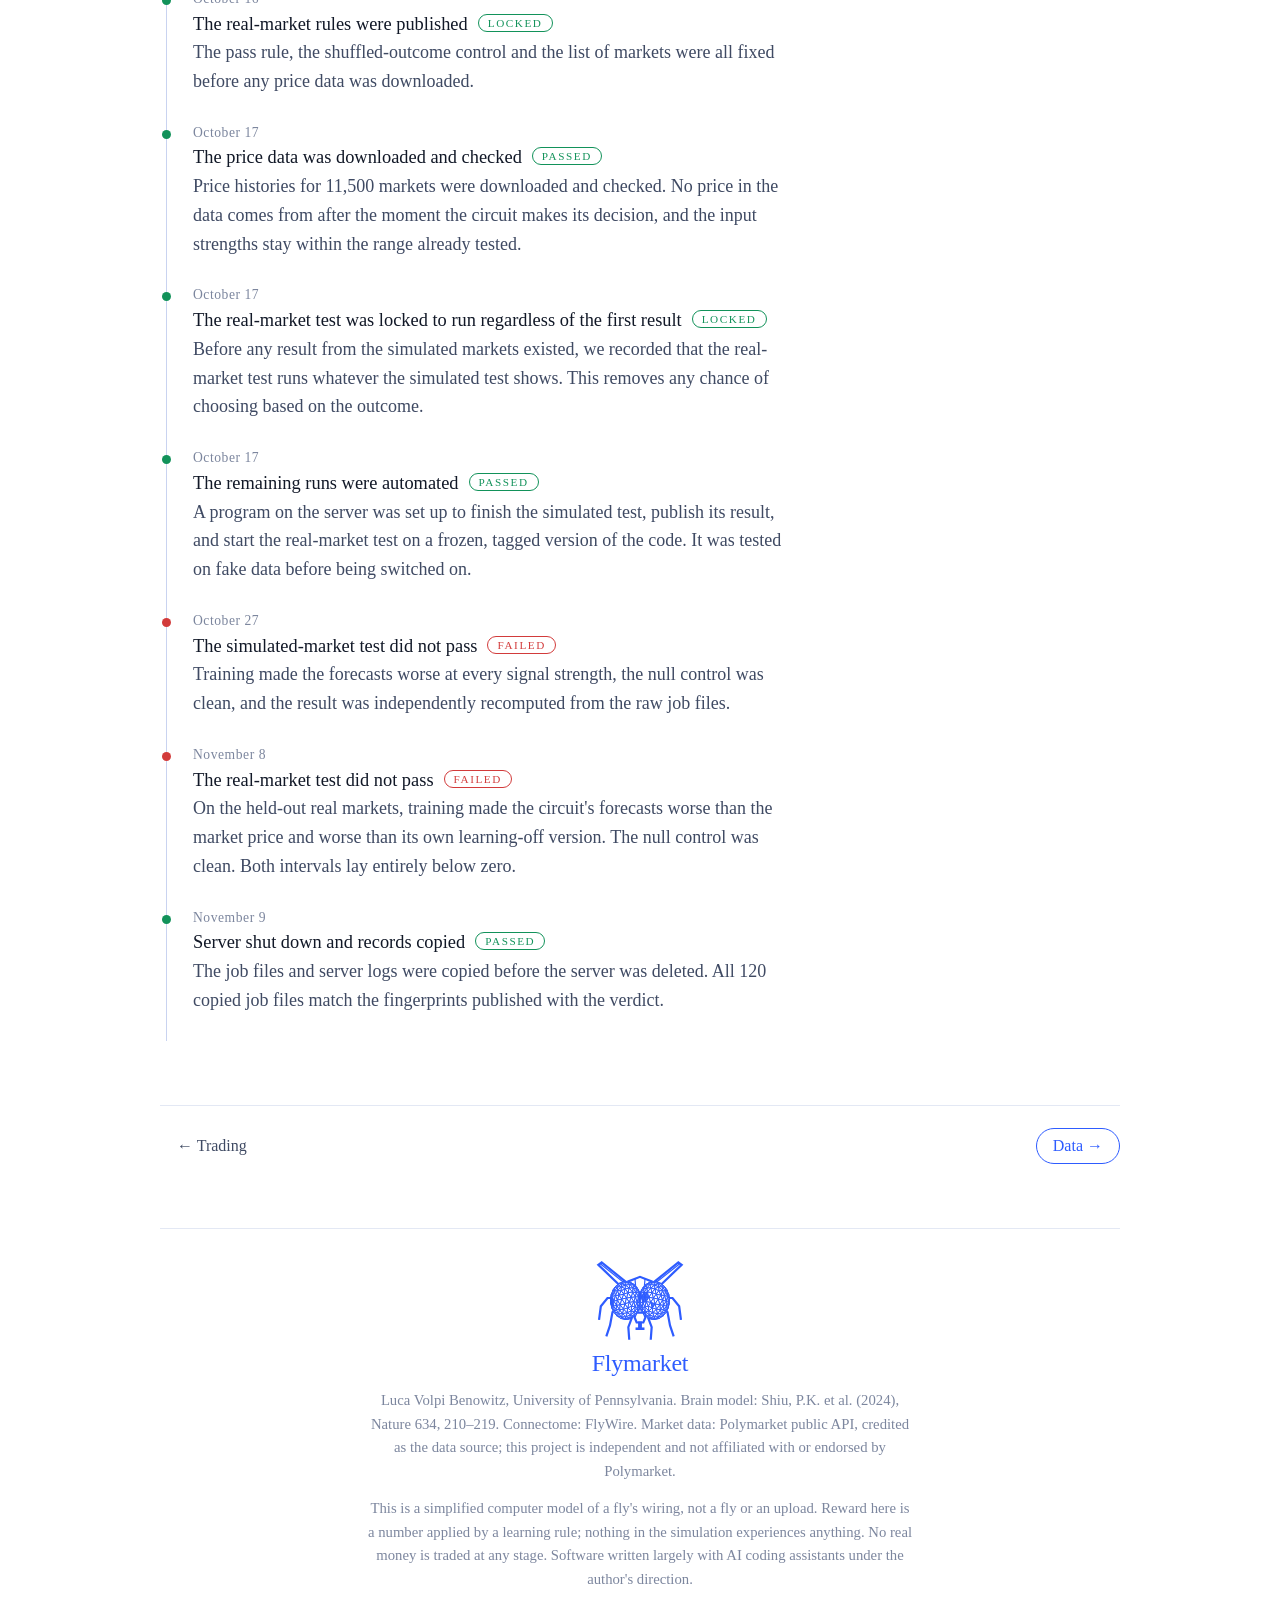
<file: safeguards.html>
<!doctype html>
<html lang="en">
<head>
<meta charset="utf-8">
<meta name="viewport" content="width=device-width, initial-scale=1">
<meta name="claude:viewport-fit-sides" content="cover">
<title>Checks · Flymarket</title>
<link rel="stylesheet" href="style.css">
</head>
<body>
<div class="wrap">
<nav>
  <a class="brand" href="index.html">Flymarket</a>
  <div class="navlinks"><a class="btn" href="method.html">Method</a><a class="btn" href="results.html">Results</a><a class="btn" href="trading.html">Trading</a><a class="btn" href="safeguards.html" aria-current="page">Checks</a><a class="btn" href="data.html">Data</a><a class="btn line" href="https://github.com/777LVB777/flyshi-research" target="_blank" rel="noopener">Code</a></div>
</nav>
<main>
<header class="pagehead"><span class="label">Section 4</span><h1>The checks</h1><p>Each check below was planned in writing before it was run. Failures and mistakes are listed alongside the passes and kept on the record.</p></header>
<div class="keyrow"><span style="--c:var(--win)">Passed or locked</span><span style="--c:var(--loss)">Failed, or a mistake was found</span></div>
<section><div class="tl"><div class="ev"><span class="d">September 2026</span><h3>The published model was reproduced<span class="tag ok">passed</span></h3><p>Our copy of the model gave the same response to a sugar-feeding signal as the original paper, with the same top responding neurons.</p></div><div class="ev fail"><span class="d">September 2026</span><h3>Smell input did not work<span class="tag caught">failed</span></h3><p>A single smell channel spread to about 97 percent of the next layer of neurons, so different smells looked the same to the circuit. We switched to driving the Kenyon cells directly.</p></div><div class="ev fail"><span class="d">September 2026</span><h3>Input cells came from both sides of the brain<span class="tag caught">bug found</span></h3><p>The input code was choosing cells from both sides of the brain, which caused the whole mushroom body to fire at once. We fixed it and kept the failed runs in the record.</p></div><div class="ev"><span class="d">September 28</span><h3>The circuit learned<span class="tag ok">passed</span></h3><p>The learning effect was 154.5 against a threshold of 6.5, and all five control conditions behaved as predicted.</p></div><div class="ev fail"><span class="d">October 9</span><h3>The market code still had the old input bug<span class="tag caught">caught before running</span></h3><p>A check before the main run found the market simulation still using cells from both sides. It was fixed before any server was rented.</p></div><div class="ev fail"><span class="d">October 9</span><h3>The original comparison could be passed by luck<span class="tag caught">caught before running</span></h3><p>A power analysis showed the first benchmark could be beaten by chance alone. We replaced it with the best possible forecast based on price alone.</p></div><div class="ev"><span class="d">October 11</span><h3>The server matched the laptop exactly<span class="tag ok">passed</span></h3><p>The cloud server reproduced a saved laptop simulation exactly, down to every neuron.</p></div><div class="ev"><span class="d">October 12</span><h3>Runaway firing did not explain the learning result<span class="tag ok">passed</span></h3><p>Removing the trials with runaway firing made the learning effect slightly larger, not smaller.</p></div><div class="ev"><span class="d">October 16</span><h3>The real-market rules were published<span class="tag ok">locked</span></h3><p>The pass rule, the shuffled-outcome control and the list of markets were all fixed before any price data was downloaded.</p></div><div class="ev"><span class="d">October 17</span><h3>The price data was downloaded and checked<span class="tag ok">passed</span></h3><p>Price histories for 11,500 markets were downloaded and checked. No price in the data comes from after the moment the circuit makes its decision, and the input strengths stay within the range already tested.</p></div><div class="ev"><span class="d">October 17</span><h3>The real-market test was locked to run regardless of the first result<span class="tag ok">locked</span></h3><p>Before any result from the simulated markets existed, we recorded that the real-market test runs whatever the simulated test shows. This removes any chance of choosing based on the outcome.</p></div><div class="ev"><span class="d">October 17</span><h3>The remaining runs were automated<span class="tag ok">passed</span></h3><p>A program on the server was set up to finish the simulated test, publish its result, and start the real-market test on a frozen, tagged version of the code. It was tested on fake data before being switched on.</p></div><div class="ev fail"><span class="d">October 27</span><h3>The simulated-market test did not pass<span class="tag caught">failed</span></h3><p>Training made the forecasts worse at every signal strength, the null control was clean, and the result was independently recomputed from the raw job files.</p></div><div class="ev fail"><span class="d">November 8</span><h3>The real-market test did not pass<span class="tag caught">failed</span></h3><p>On the held-out real markets, training made the circuit's forecasts worse than the market price and worse than its own learning-off version. The null control was clean. Both intervals lay entirely below zero.</p></div><div class="ev"><span class="d">November 9</span><h3>Server shut down and records copied<span class="tag ok">passed</span></h3><p>The job files and server logs were copied before the server was deleted. All 120 copied job files match the fingerprints published with the verdict.</p></div></div></section>
<div class="pager"><a class="btn" href="trading.html">← Trading</a><a class="btn line" href="data.html">Data →</a></div>
</main>
<footer>
  <a class="logo" href="index.html"><img src="fly.svg" alt=""><span class="word">Flymarket</span></a>
  <p>Luca Volpi Benowitz, University of Pennsylvania. Brain model: Shiu, P.K. et al. (2024), Nature 634, 210–219. Connectome: FlyWire. Market data: Polymarket public API, credited as the data source; this project is independent and not affiliated with or endorsed by Polymarket.</p>
  <p>This is a simplified computer model of a fly's wiring, not a fly or an upload. Reward here is a number applied by a learning rule; nothing in the simulation experiences anything. No real money is traded at any stage. Software written largely with AI coding assistants under the author's direction.</p>
</footer>
</div>
<div class="tip" id="tip" hidden></div>
<script src="charts.js"></script>
</body>
</html>
</file>
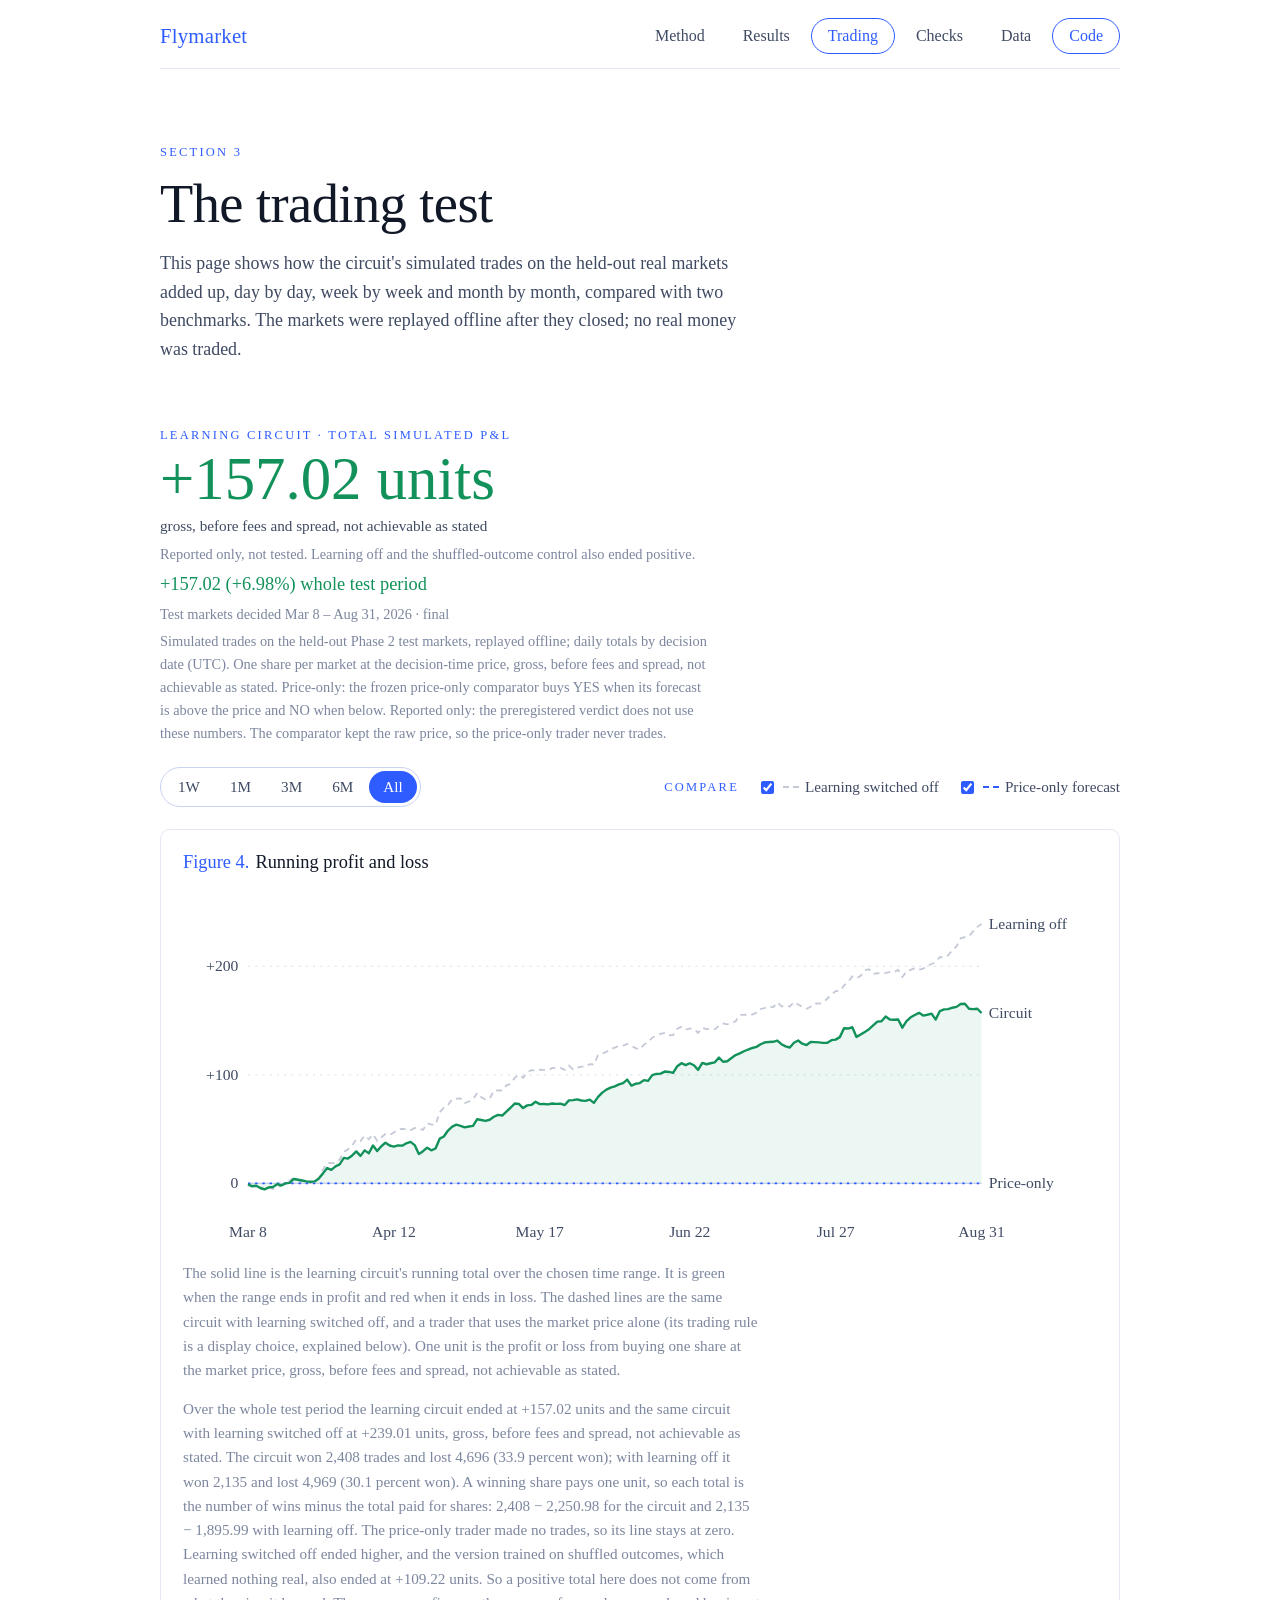
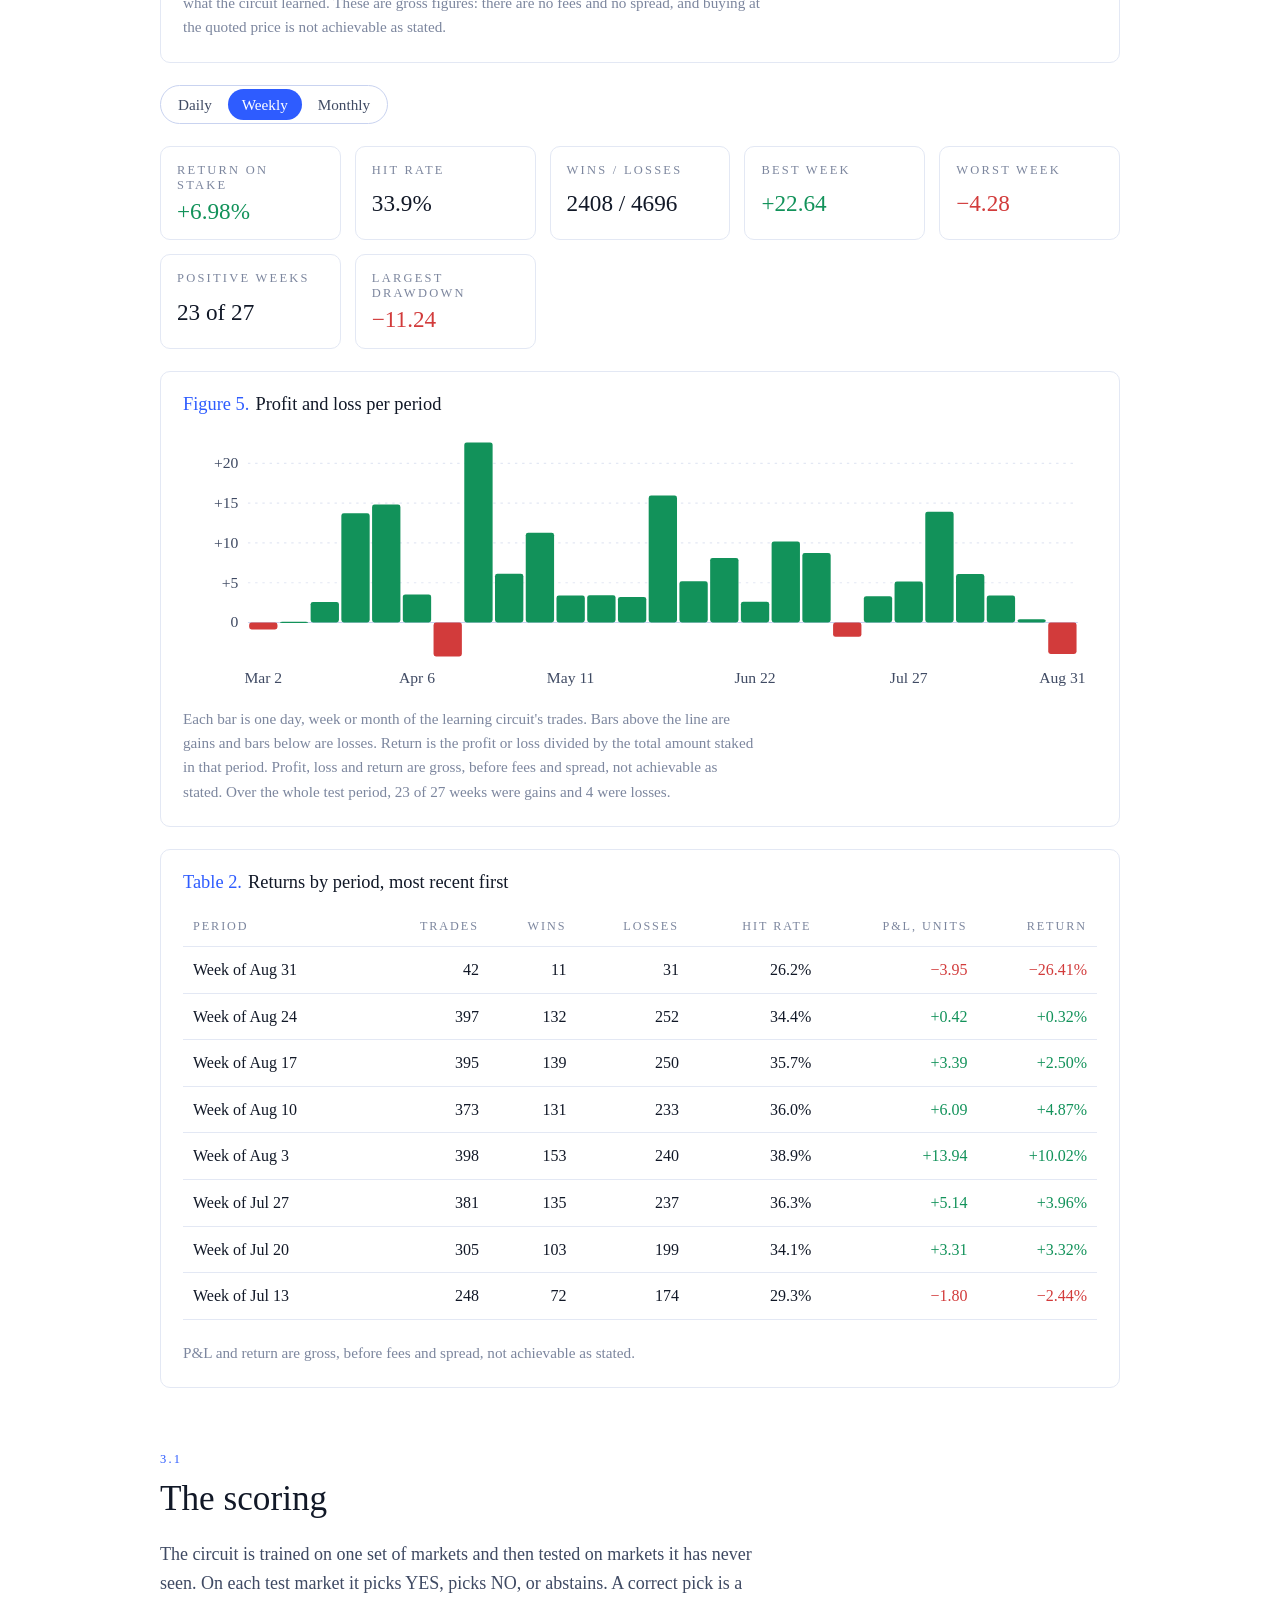
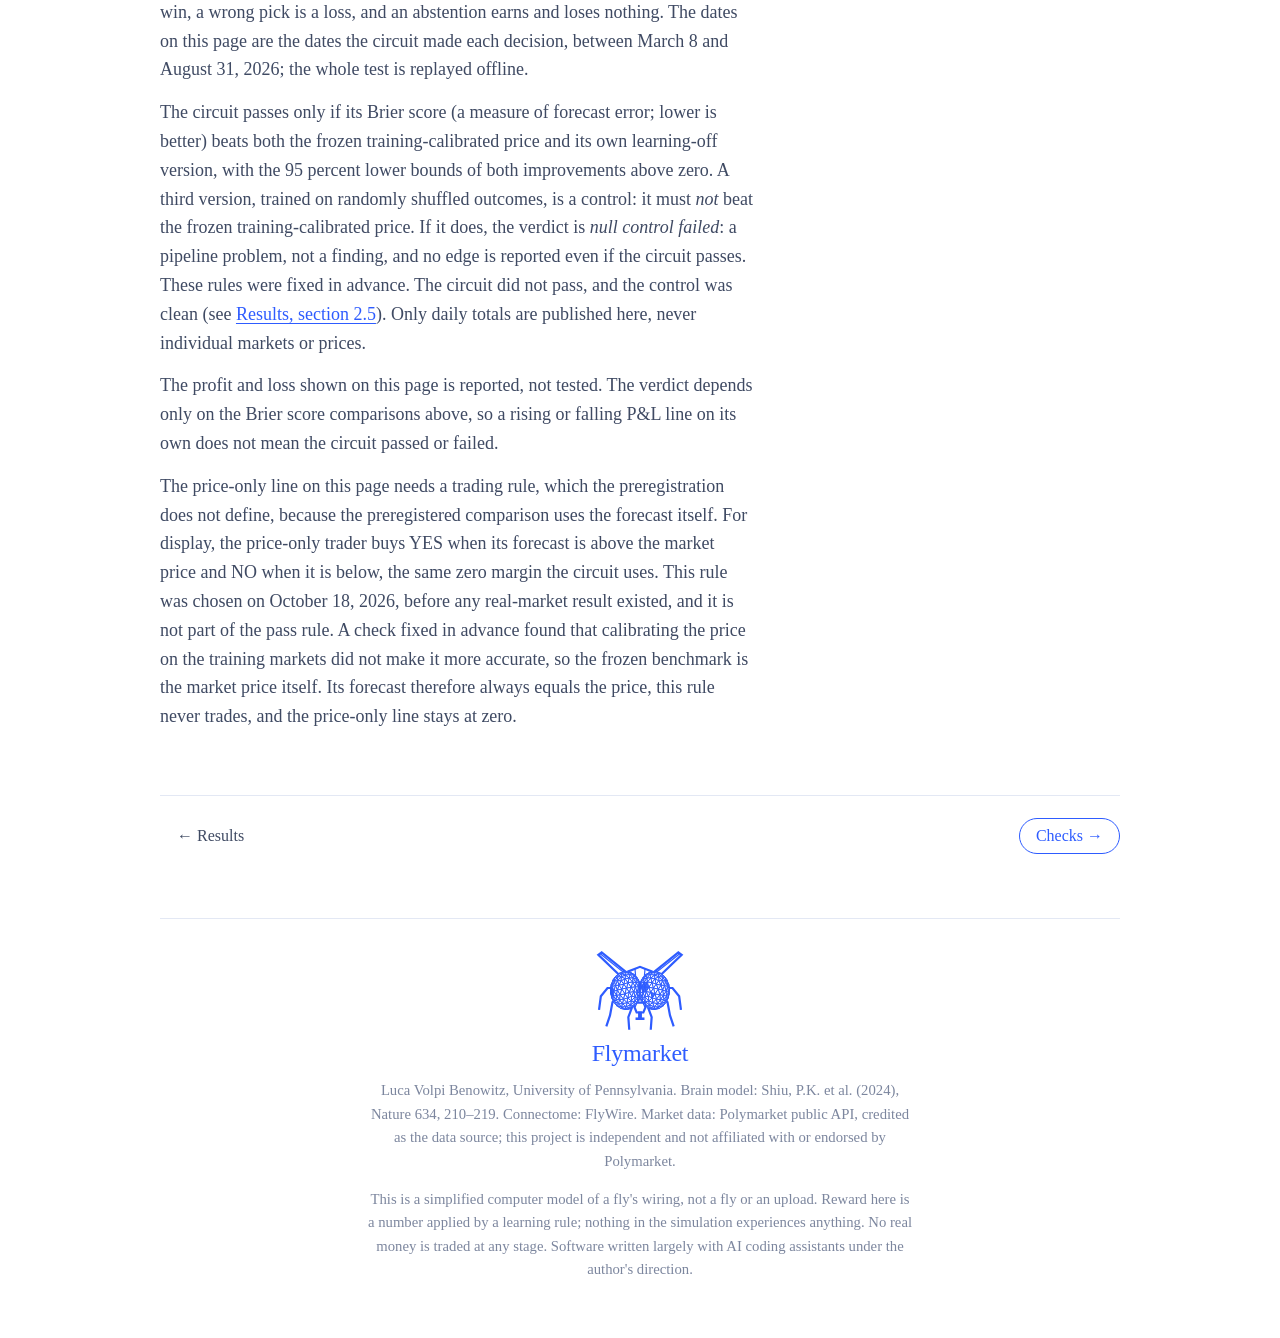
<file: trading.html>
<!doctype html>
<html lang="en">
<head>
<meta charset="utf-8">
<meta name="viewport" content="width=device-width, initial-scale=1">
<meta name="claude:viewport-fit-sides" content="cover">
<title>Trading · Flymarket</title>
<link rel="stylesheet" href="style.css">
</head>
<body>
<div class="wrap">
<nav>
  <a class="brand" href="index.html">Flymarket</a>
  <div class="navlinks"><a class="btn" href="method.html">Method</a><a class="btn" href="results.html">Results</a><a class="btn" href="trading.html" aria-current="page">Trading</a><a class="btn" href="safeguards.html">Checks</a><a class="btn" href="data.html">Data</a><a class="btn line" href="https://github.com/777LVB777/flyshi-research" target="_blank" rel="noopener">Code</a></div>
</nav>
<main>
<header class="pagehead"><span class="label">Section 3</span><h1>The trading test</h1><p>This page shows how the circuit's simulated trades on the held-out real markets added up, day by day, week by week and month by month, compared with two benchmarks. The markets were replayed offline after they closed; no real money was traded.</p></header>
<section id="dash">
  <div class="dash-head">
    <span class="label">Learning circuit · total simulated P&amp;L</span>
    <span class="dash-big" id="dash-total">–</span>
    <span class="dash-gross">gross, before fees and spread, not achievable as stated</span>
    <span class="dash-ctx">Reported only, not tested. Learning off and the shuffled-outcome control also ended positive.</span>
    <span class="dash-change" id="dash-change"></span>
    <span class="dash-asof" id="dash-asof"></span>
    <span class="dash-note" id="dash-note" hidden></span>
  </div>
  <div class="dash-controls">
    <div class="seg" role="group" aria-label="Time range"><button data-range="1W">1W</button><button data-range="1M">1M</button><button data-range="3M">3M</button><button data-range="6M">6M</button><button data-range="ALL">All</button></div>
    <div class="armpick"><span class="label">Compare</span><label><input type="checkbox" data-arm="off" checked> <span class="key" style="--c:var(--gray)"></span>Learning switched off</label><label><input type="checkbox" data-arm="price" checked> <span class="key" style="--c:var(--blue)"></span>Price-only forecast</label></div>
  </div>
  <div class="fig">
    <h3><span class="n">Figure 4.</span>Running profit and loss</h3>
    <div class="chart" id="dash-line"></div>
    <p class="cap">The solid line is the learning circuit's running total over the chosen time range. It is green when the range ends in profit and red when it ends in loss. The dashed lines are the same circuit with learning switched off, and a trader that uses the market price alone (its trading rule is a display choice, explained below). One unit is the profit or loss from buying one share at the market price, gross, before fees and spread, not achievable as stated.</p>
    <p class="cap" id="cap4"></p>
  </div>
  <div class="dash-controls">
    <div class="seg" role="group" aria-label="Period"><button data-gran="D">Daily</button><button data-gran="W">Weekly</button><button data-gran="M">Monthly</button></div>
  </div>
  <div class="kpis kpis7" id="dash-stats"></div>
  <div class="fig">
    <h3><span class="n">Figure 5.</span>Profit and loss per period</h3>
    <div class="chart" id="dash-bars"></div>
    <p class="cap">Each bar is one day, week or month of the learning circuit's trades. Bars above the line are gains and bars below are losses. Return is the profit or loss divided by the total amount staked in that period. Profit, loss and return are gross, before fees and spread, not achievable as stated. <span id="cap5"></span></p>
  </div>
  <div class="fig">
    <h3><span class="n">Table 2.</span>Returns by period, most recent first</h3>
    <div class="tablewrap tall"><table id="dash-table"></table></div>
    <p class="cap">P&amp;L and return are gross, before fees and spread, not achievable as stated.</p>
  </div>
</section>
<section>
  <div class="sechead"><span class="label">3.1</span><h2>The scoring</h2></div>
  <div class="prose">
    <p>The circuit is trained on one set of markets and then tested on markets it has never seen. On each test market it picks YES, picks NO, or abstains. A correct pick is a win, a wrong pick is a loss, and an abstention earns and loses nothing. The dates on this page are the dates the circuit made each decision, between March 8 and August 31, 2026; the whole test is replayed offline.</p>
    <p>The circuit passes only if its Brier score (a measure of forecast error; lower is better) beats both the frozen training-calibrated price and its own learning-off version, with the 95 percent lower bounds of both improvements above zero. A third version, trained on randomly shuffled outcomes, is a control: it must <em>not</em> beat the frozen training-calibrated price. If it does, the verdict is <em>null control failed</em>: a pipeline problem, not a finding, and no edge is reported even if the circuit passes. These rules were fixed in advance. The circuit did not pass, and the control was clean (see <a href="results.html#real">Results, section 2.5</a>). Only daily totals are published here, never individual markets or prices.</p>
    <p>The profit and loss shown on this page is reported, not tested. The verdict depends only on the Brier score comparisons above, so a rising or falling P&amp;L line on its own does not mean the circuit passed or failed.</p>
    <p>The price-only line on this page needs a trading rule, which the preregistration does not define, because the preregistered comparison uses the forecast itself. For display, the price-only trader buys YES when its forecast is above the market price and NO when it is below, the same zero margin the circuit uses. This rule was chosen on October 18, 2026, before any real-market result existed, and it is not part of the pass rule. A check fixed in advance found that calibrating the price on the training markets did not make it more accurate, so the frozen benchmark is the market price itself. Its forecast therefore always equals the price, this rule never trades, and the price-only line stays at zero.</p>
  </div>
</section>
<div class="pager"><a class="btn" href="results.html">← Results</a><a class="btn line" href="safeguards.html">Checks →</a></div>
</main>
<footer>
  <a class="logo" href="index.html"><img src="fly.svg" alt=""><span class="word">Flymarket</span></a>
  <p>Luca Volpi Benowitz, University of Pennsylvania. Brain model: Shiu, P.K. et al. (2024), Nature 634, 210–219. Connectome: FlyWire. Market data: Polymarket public API, credited as the data source; this project is independent and not affiliated with or endorsed by Polymarket.</p>
  <p>This is a simplified computer model of a fly's wiring, not a fly or an upload. Reward here is a number applied by a learning rule; nothing in the simulation experiences anything. No real money is traded at any stage. Software written largely with AI coding assistants under the author's direction.</p>
</footer>
</div>
<div class="tip" id="tip" hidden></div>
<script src="charts.js"></script><script src="trading.js"></script>
</body>
</html>
</file>
<file: style.css>
:root{
  --bg:#ffffff; --tint:#f6f8ff; --line:#e3e8f4; --line2:#c9d3f0;
  --ink:#111827; --ink2:#3f4a63; --muted:#7c869e;
  --blue:#2E5CFF; --blue2:#a9bbff; --gray:#c4c9d6;
  --win:#12925a; --loss:#d23b3b; --wintint:#e9f7f0; --losstint:#fcecec;
  --font:"Times New Roman", Times, "Liberation Serif", "Nimbus Roman", serif;
  color-scheme:light;
}
*{box-sizing:border-box}
html{-webkit-text-size-adjust:100%}
body{margin:0;background:var(--bg);color:var(--ink);font:400 18px/1.6 var(--font);font-variant-numeric:lining-nums tabular-nums;
  padding-left:max(16px, env(safe-area-inset-left, 0px));padding-right:max(16px, env(safe-area-inset-right, 0px))}
b,strong,th,h1,h2,h3{font-weight:400}
.wrap{max-width:960px;margin:0 auto;padding-block:18px 56px;display:grid;gap:64px;min-height:100vh;grid-template-rows:auto 1fr auto}
main{display:grid;gap:64px;align-content:start}
h1,h2,h3{text-wrap:balance;margin:0;line-height:1.12}
h1{font-size:clamp(2.2rem,5.5vw,3.4rem);letter-spacing:-.01em}
h2{font-size:clamp(1.6rem,3.6vw,2.2rem)}
h3{font-size:1.15rem}
p{margin:0;max-width:66ch;color:var(--ink2)}
a{color:var(--blue);text-underline-offset:3px}
a:focus-visible,.btn:focus-visible{outline:1px solid var(--blue);outline-offset:3px}
.label{font-size:.78rem;line-height:1.2;letter-spacing:.18em;text-transform:uppercase;color:var(--blue)}
section{display:grid;gap:22px}
.sechead{display:grid;gap:12px}
.pagehead{display:grid;gap:14px;padding-top:12px}
.pagehead p{font-size:1.12rem}

/* nav */
nav{display:flex;align-items:center;justify-content:space-between;gap:12px 20px;flex-wrap:wrap;padding-bottom:14px;border-bottom:1px solid var(--line)}
.brand{display:flex;align-items:center;gap:10px;font-size:1.3rem;color:var(--blue);text-decoration:none;letter-spacing:.01em}
.navlinks{display:flex;gap:4px;flex-wrap:wrap;align-items:center}
.btn{display:inline-flex;align-items:center;gap:8px;font:400 1rem/1 var(--font);padding:9px 16px;border-radius:999px;border:1px solid transparent;color:var(--ink2);text-decoration:none;transition:color .15s,border-color .15s,background .15s}
.btn:hover{color:var(--blue);border-color:var(--line2)}
.btn[aria-current="page"]{color:var(--blue);border-color:var(--blue)}
.btn.line{border-color:var(--blue);color:var(--blue)}
.btn.line:hover{background:var(--tint)}
.btn.solid{background:var(--blue);border-color:var(--blue);color:#fff}
.btn.solid:hover{background:#1f49e0}

/* hero */
.hero{display:grid;justify-items:center;text-align:center;gap:20px;padding-top:16px}
.logo{display:grid;justify-items:center;gap:4px;text-decoration:none}
.logo img{width:min(380px,76vw);height:auto;display:block}
.logo .word{font-size:clamp(2.8rem,8vw,4.4rem);letter-spacing:-.01em;color:var(--blue);line-height:1}
.hero .lede{font-size:clamp(1.25rem,2.6vw,1.55rem);color:var(--ink);max-width:34ch;line-height:1.4}
.hero p{margin-inline:auto}
.ctas{display:flex;gap:10px;flex-wrap:wrap;justify-content:center}
.chips{display:flex;flex-wrap:wrap;gap:8px;justify-content:center}
.chip{font-size:.88rem;padding:4px 12px;border:1px solid var(--line);border-radius:999px;color:var(--muted)}
.chip b{color:var(--ink2)}

/* status */
.status{display:grid;grid-template-columns:repeat(4,1fr);border-top:1px solid var(--line);border-bottom:1px solid var(--line)}
.stat{padding:20px 18px;display:grid;gap:8px;border-right:1px solid var(--line);min-width:0;align-content:start}
.stat:last-child{border-right:0}
.stat .label{color:var(--muted)}
.stat .v{font-size:2.2rem;color:var(--blue);line-height:1.05}
.stat .s{font-size:.92rem;color:var(--muted)}
.bar{height:2px;background:var(--line);overflow:hidden}
.bar i{display:block;height:100%;background:var(--blue)}

/* page cards on home */
.cards{display:grid;grid-template-columns:repeat(3,1fr);gap:14px}
.card{display:grid;gap:8px;align-content:start;border:1px solid var(--line);border-radius:10px;padding:20px;text-decoration:none;color:inherit;transition:border-color .15s,background .15s}
.card:hover{border-color:var(--blue);background:var(--tint)}
.card h3{color:var(--blue)}
.card p{font-size:.98rem}
.card .go{font-size:.95rem;color:var(--blue);margin-top:4px}

/* flow */
.flow{display:grid;grid-template-columns:repeat(4,1fr);gap:14px}
.node{border:1px solid var(--line);border-radius:10px;padding:18px;display:grid;gap:8px;align-content:start;min-width:0;position:relative;background:var(--bg)}
.node .k{font-size:.74rem;letter-spacing:.16em;color:var(--blue);text-transform:uppercase}
.node p{font-size:.98rem}
.node:not(:last-child)::after{content:"→";position:absolute;right:-12px;top:50%;transform:translateY(-50%);color:var(--line2);background:var(--bg);line-height:1}
.loop{color:var(--ink2);border-left:1px solid var(--blue);padding-left:16px;max-width:72ch}

/* figures */
.fig{border:1px solid var(--line);border-radius:10px;padding:22px;display:grid;gap:14px;min-width:0;position:relative}
.fig .cap{font-size:.95rem;color:var(--muted);max-width:76ch}
.figs{display:grid;grid-template-columns:1fr 1fr;gap:18px}
.chart{width:100%;overflow-x:auto;position:relative}
.chart svg{display:block;width:100%;height:auto;min-width:420px}
.chart text{fill:var(--ink2);font:400 13px var(--font)}
.chart .axis{stroke:var(--line2)} .chart .grid{stroke:var(--line);stroke-dasharray:2 4}
.chart .thr{fill:var(--blue);opacity:.07}
.tip{position:fixed;pointer-events:none;background:var(--ink);color:#fff;font:400 .9rem var(--font);padding:6px 10px;border-radius:6px;z-index:20;max-width:260px}
.legend{display:flex;gap:18px;flex-wrap:wrap;font-size:.95rem;color:var(--ink2)}
.legend span::before{content:"";display:inline-block;width:16px;height:2px;margin-right:8px;vertical-align:middle;background:var(--c)}
.legend span.sw::before{height:10px;width:10px;border-radius:2px}

/* table */
table{border-collapse:collapse;width:100%;font-size:1rem}
th,td{text-align:left;padding:10px;border-bottom:1px solid var(--line)}
th{font-size:.76rem;letter-spacing:.16em;text-transform:uppercase;color:var(--muted)}
td.n,th.n{text-align:right}
.tablewrap{overflow-x:auto}
.win{color:var(--win)} .loss{color:var(--loss)}

/* timeline */
.tl{display:grid;border-left:1px solid var(--line2);margin-left:6px}
.ev{position:relative;padding:0 0 26px 26px;display:grid;gap:4px}
.ev::before{content:"";position:absolute;left:-5px;top:8px;width:9px;height:9px;border-radius:50%;background:var(--win)}
.ev.fail::before{background:var(--loss)}
.ev .d{font-size:.85rem;color:var(--muted);letter-spacing:.04em}
.tag{font-size:.7rem;letter-spacing:.14em;text-transform:uppercase;padding:2px 9px;border-radius:999px;border:1px solid currentColor;margin-left:10px;vertical-align:3px}
.tag.ok{color:var(--win)} .tag.caught{color:var(--loss)}
.keyrow{display:flex;gap:20px;flex-wrap:wrap;font-size:.95rem;color:var(--ink2)}
.keyrow span::before{content:"";display:inline-block;width:9px;height:9px;border-radius:50%;margin-right:8px;background:var(--c)}

/* trading */
.kpis{display:grid;grid-template-columns:repeat(4,1fr);gap:14px}
.kpi{border:1px solid var(--line);border-radius:10px;padding:16px;display:grid;gap:6px}
.kpi .label{color:var(--muted)}
.kpi .v{font-size:1.9rem;line-height:1.05}

.big{font-size:clamp(2.6rem,7vw,4.2rem);line-height:1;color:var(--blue)}
.numrow{display:grid;grid-template-columns:repeat(3,1fr);gap:18px}
.numrow > div{display:grid;gap:10px;min-width:0}
.numrow .label{color:var(--muted);line-height:1.4}
.hash{font-size:.88rem;color:var(--muted);word-break:break-all}
dl.facts{display:grid;grid-template-columns:max-content 1fr;gap:10px 24px;margin:0}
dl.facts dt{color:var(--muted)} dl.facts dd{margin:0;color:var(--ink2)}

.pager{display:flex;justify-content:space-between;gap:12px;flex-wrap:wrap;border-top:1px solid var(--line);padding-top:22px}

footer{display:grid;gap:14px;border-top:1px solid var(--line);padding-top:30px;justify-items:center;text-align:center}
footer .logo img{width:90px}
footer .logo .word{font-size:1.5rem}
footer p{font-size:.92rem;color:var(--muted);max-width:74ch}

@media (max-width:760px){
  body{font-size:17px}
  .status,.kpis{grid-template-columns:1fr 1fr}.stat:nth-child(2){border-right:0}.stat:nth-child(-n+2){border-bottom:1px solid var(--line)}
  .flow{grid-template-columns:1fr}.node:not(:last-child)::after{content:"↓";right:auto;left:50%;top:auto;bottom:-13px;transform:translateX(-50%)}
  .figs,.numrow,.cards{grid-template-columns:1fr}
    dl.facts{grid-template-columns:1fr;gap:2px}
  dl.facts dd{margin-bottom:10px}
}

.dash-head{display:grid;gap:4px}
.dash-big{font-size:clamp(2.6rem,7vw,3.8rem);line-height:1.05}
.dash-change{font-size:1.15rem}
.dash-asof{font-size:.9rem;color:var(--muted)}
.dash-gross{font-size:.95rem;color:var(--ink2)}
.dash-ctx{font-size:.9rem;color:var(--muted)}
.dash-note{font-size:.9rem;color:var(--muted);max-width:76ch}
.dash-controls{display:flex;flex-wrap:wrap;gap:12px 24px;align-items:center;justify-content:space-between}
.seg{display:inline-flex;border:1px solid var(--line2);border-radius:999px;padding:3px;gap:2px}
.seg button{font:400 .95rem/1 var(--font);border:0;background:none;color:var(--ink2);padding:8px 14px;border-radius:999px;cursor:pointer}
.seg button:hover{color:var(--blue)}
.seg button[aria-pressed="true"]{background:var(--blue);color:#fff}
.armpick{display:flex;flex-wrap:wrap;gap:8px 18px;align-items:center;font-size:.95rem;color:var(--ink2)}
.armpick label{display:inline-flex;align-items:center;gap:6px;cursor:pointer}
.armpick input{accent-color:var(--blue)}
.key{display:inline-block;width:16px;height:0;border-top:2px dashed var(--c)}
.kpis7{grid-template-columns:repeat(auto-fit,minmax(150px,1fr))}
.kpis7 .v{font-size:1.45rem}
.tall{max-height:420px;overflow-y:auto}
.tall thead th{position:sticky;top:0;background:var(--bg)}
.prose{display:grid;gap:14px}
.prose p{color:var(--ink2)}
.fig h3 .n{color:var(--blue);margin-right:6px}
ol.steps{margin:0;padding-left:1.3em;display:grid;gap:10px;color:var(--ink2);max-width:70ch}
ol.steps li::marker{color:var(--blue)}
</file>
